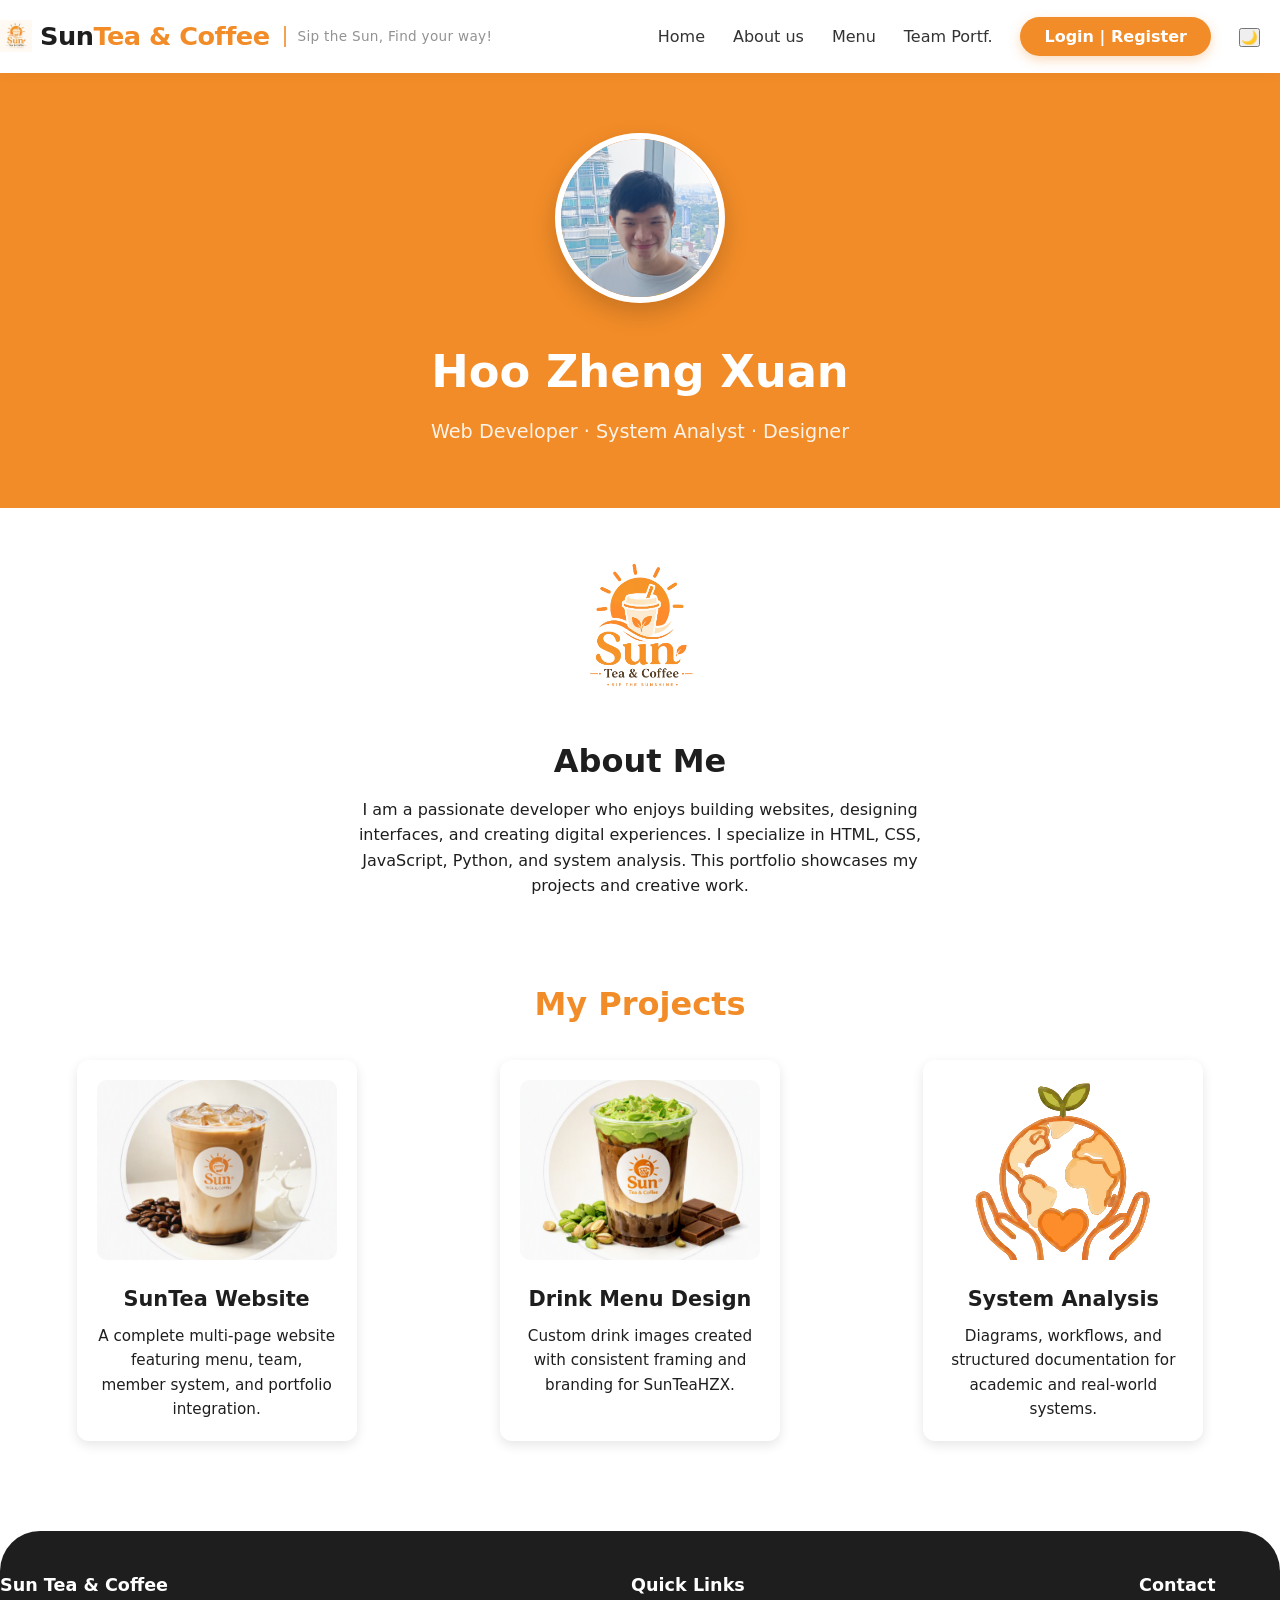
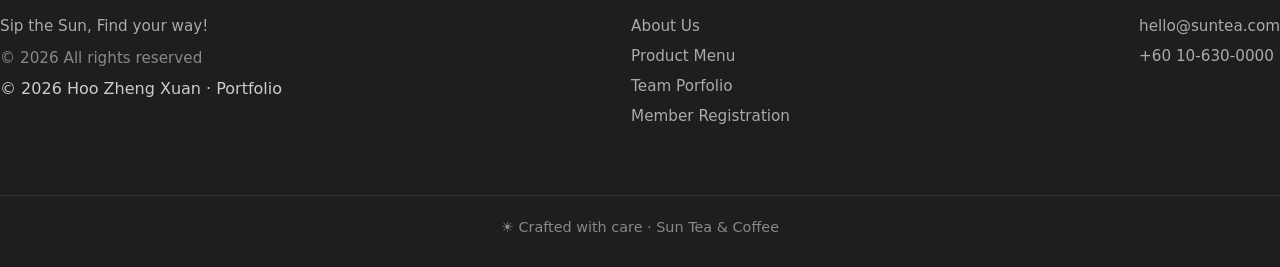
<file: portfolio/Hoo_Zheng_Xuan/hoo-zheng-xuan.html>
<!DOCTYPE html>
<html lang="en">
<head>
    <meta charset="UTF-8">
    <meta name="viewport" content="width=device-width, initial-scale=1.0">
    <title>Hoo Zheng Xuan · Portfolio</title>
    <link rel="stylesheet" href="hoo-zheng-xuan.css">
</head>

<body>
        <!-- ========== Navbar ========== -->
   <header class="navbar">
        <div class="container">
            <a href="../../html/home.html" class="logo">
                <img src="../../img/logo.png" alt="Logo" class="logo-icon">
                <span class="logo-text">Sun<span>Tea & Coffee</span></span>
                <span class="slogan-tag">Sip the Sun, Find your way!</span>
            </a>
            <button class="menu-toggle" id="menuToggle" aria-label="Menu">
                <i class="fas fa-bars"></i>
            </button>
            <ul class="nav-links" id="navLinks">
                <li><a href="../../html/home.html">Home</a></li>
                <li><a href="../../html/about.html">About us</a></li>
                <li><a href="../../html/menu.html">Menu</a></li>
                <li><a href="../../html/team.html">Team Portf.</a></li>
                <li><a href="../../html/member.html" class="nav-cta">Login | Register</a></li>
                <li><button id="themeToggle">🌙</button></li>
            </ul>
        </div>
    </header>

    <!-- ===== Header ===== -->
    <header class="header">
        <img src="../../img/hoo_zheng_xuan_portfolio.jpeg" alt="Hoo Zheng Xuan" class="avatar">
        <h1>Hoo Zheng Xuan</h1>
        <p>Web Developer · System Analyst · Designer</p>
    </header>

    <!-- ===== Profile Section ===== -->
    <section class="profile">
        <img src="../../img/logo_nobackground.png" alt="Profile Photo">
        <h2>About Me</h2>
        <p>
            I am a passionate developer who enjoys building websites, designing interfaces,
            and creating digital experiences. I specialize in HTML, CSS, JavaScript, Python,
            and system analysis. This portfolio showcases my projects and creative work.
        </p>
    </section>

    <!-- ===== Projects Section ===== -->
    <section class="project-section">
        <h2>My Projects</h2>

        <div class="project-grid">

            <div class="project-card">
                <img src="../../img/latte.png" alt="SunTea Website">
                <h3>SunTea Website</h3>
                <p>A complete multi‑page website featuring menu, team, member system, and portfolio integration.</p>
            </div>

            <div class="project-card">
                <img src="../../img/pistachiochoco.png" alt="Drink Menu Design">
                <h3>Drink Menu Design</h3>
                <p>Custom drink images created with consistent framing and branding for SunTeaHZX.</p>
            </div>

            <div class="project-card">
                <img src="../../img/community.svg" alt="System Analysis Work">
                <h3>System Analysis</h3>
                <p>Diagrams, workflows, and structured documentation for academic and real‑world systems.</p>
            </div>

        </div>
    </section>

    <!-- ========== Footer ========== -->
    <footer class="footer">
        <div class="container">
            <div class="footer-col">
                <h4>Sun Tea & Coffee</h4>
                <p>Sip the Sun, Find your way!</p>
                <p style="margin-top:8px; color:#888;">© 2026 All rights reserved</p>
                © 2026 Hoo Zheng Xuan · Portfolio
            </div>
            <div class="footer-col">
                <h4>Quick Links</h4>
                <a href="../../html/about.html">About Us</a>
                <a href="../../html/menu.html">Product Menu</a>
                <a href="../../html/team.html">Team Porfolio</a>
                <a href="../../html/member.html">Member Registration</a>
            </div>
            <div class="footer-col">
                <h4>Contact</h4>
                <p><i class="fas fa-envelope" style="color:var(--primary);"></i> hello@suntea.com</p>
                <p><i class="fas fa-phone" style="color:var(--primary);"></i> +60 10-630-0000</p>
                <div style="display:flex; gap:14px; margin-top:12px; font-size:1.4rem;">
                    <a href="https://www.instagram.com/sunteacoffee" style="color:#aaa;"><i class="fab fa-instagram"></i></a>
                    <a href="https://www.facebook.com/share/1DVkEmbE5W/?mibextid=wwXIfr" style="color:#aaa;"><i class="fab fa-facebook"></i></a>
                </div>
            </div>
            <div class="footer-bottom">
                <span>☀️ Crafted with care · Sun Tea & Coffee</span>
            </div>
        </div>
    </footer>
    <script src="../../js/main.js"></script>
</body>
</html>
</file>
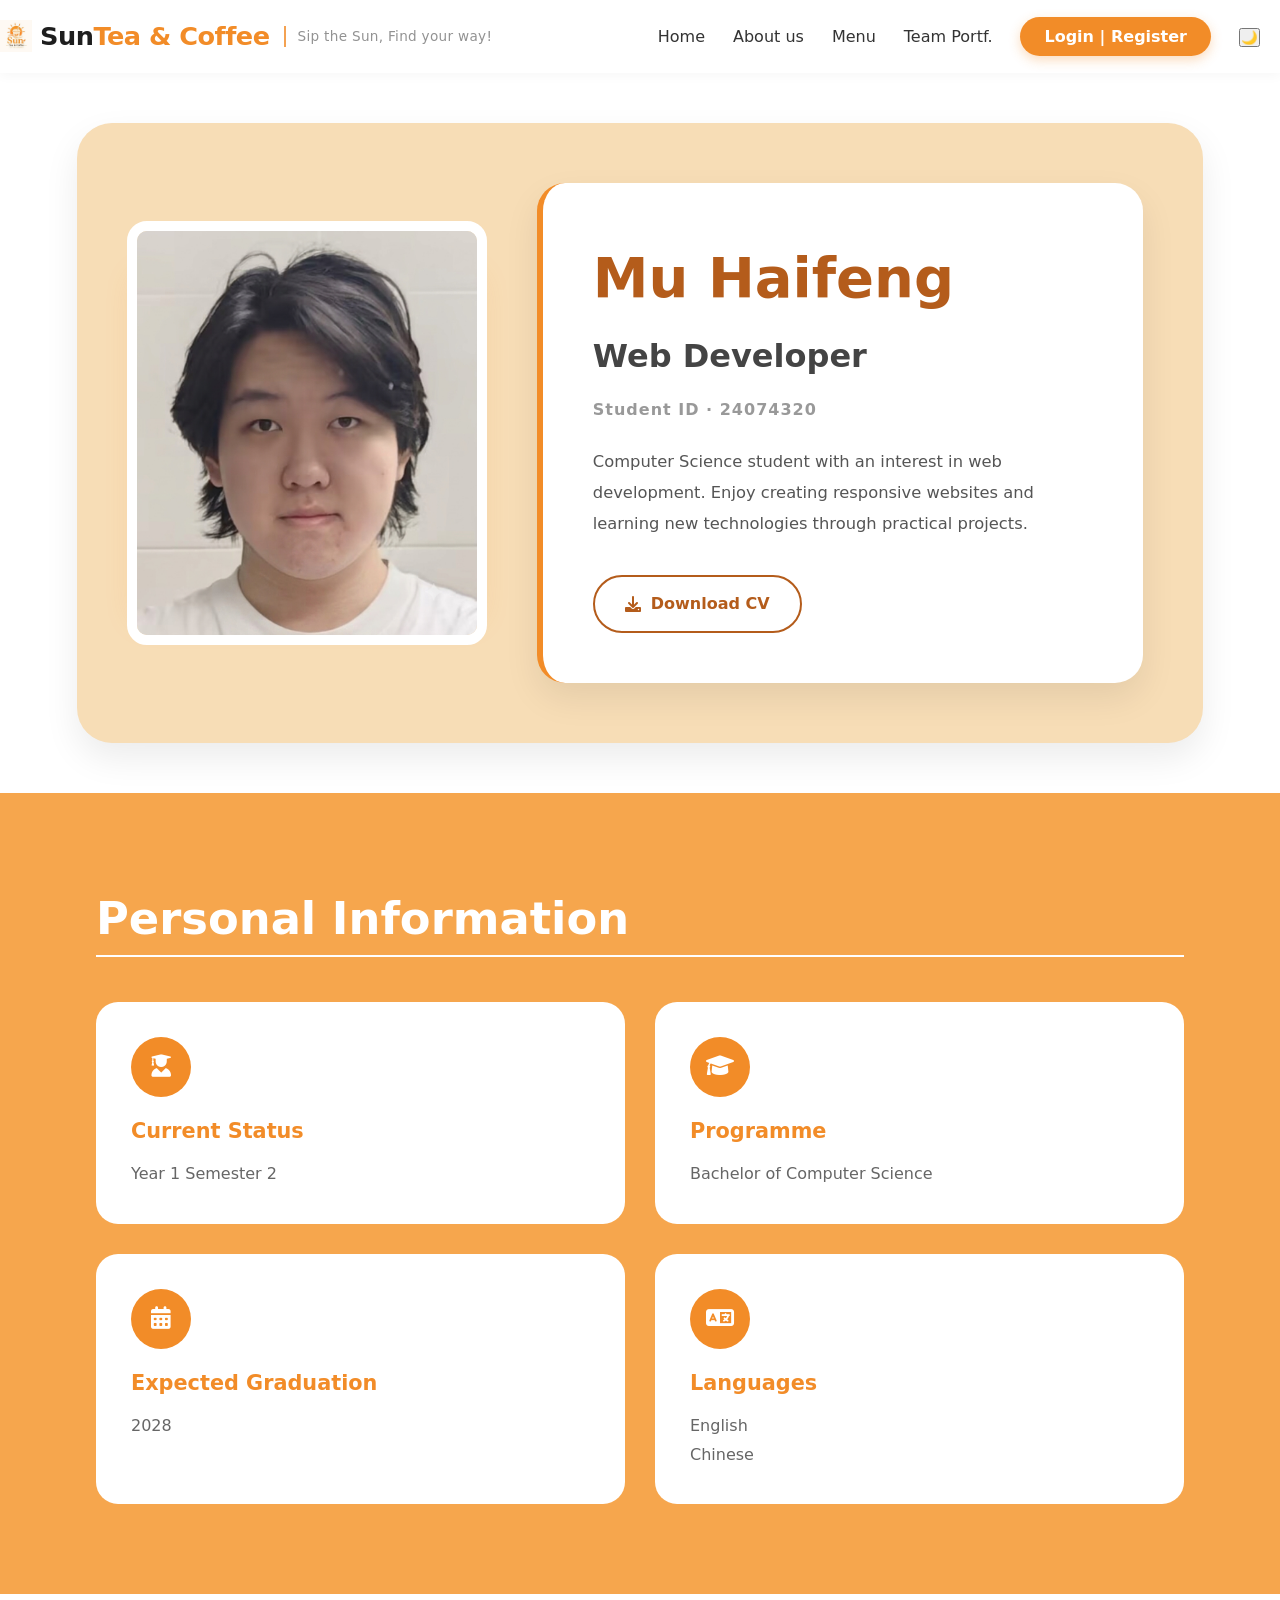
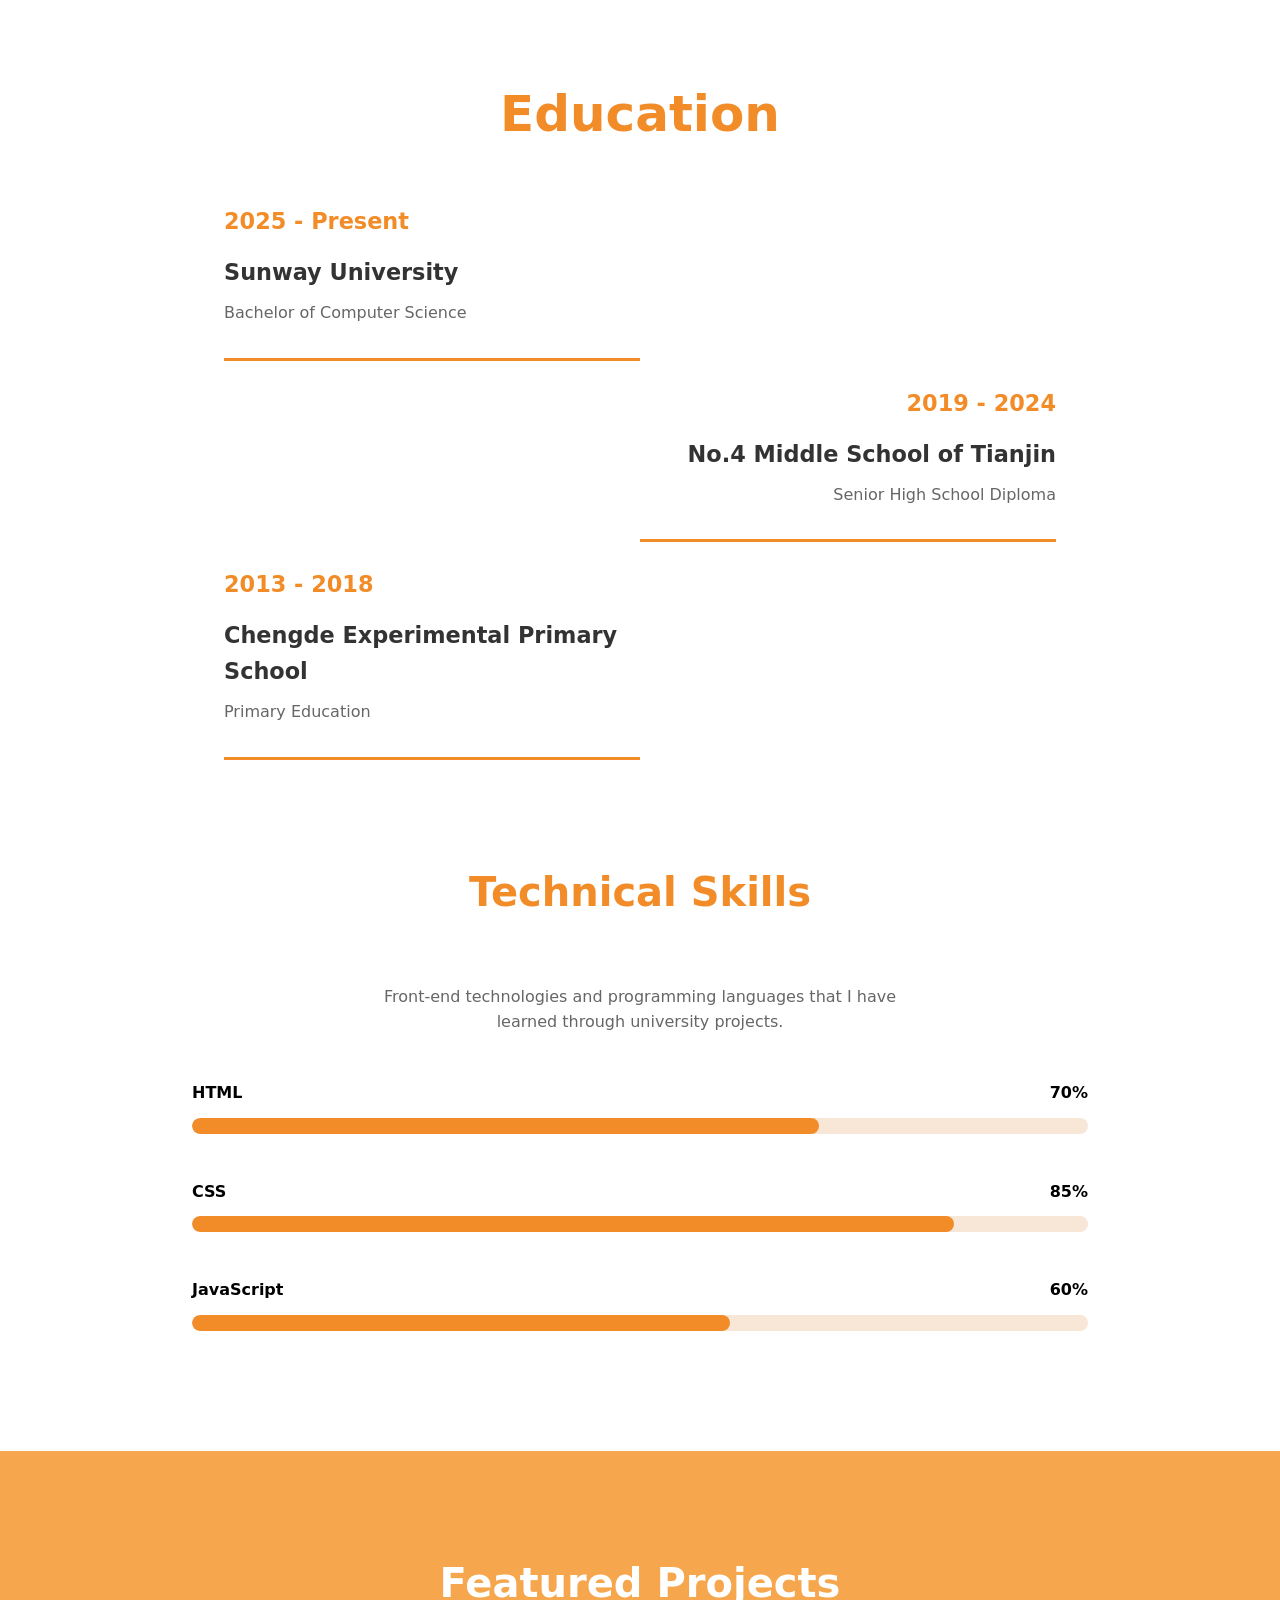
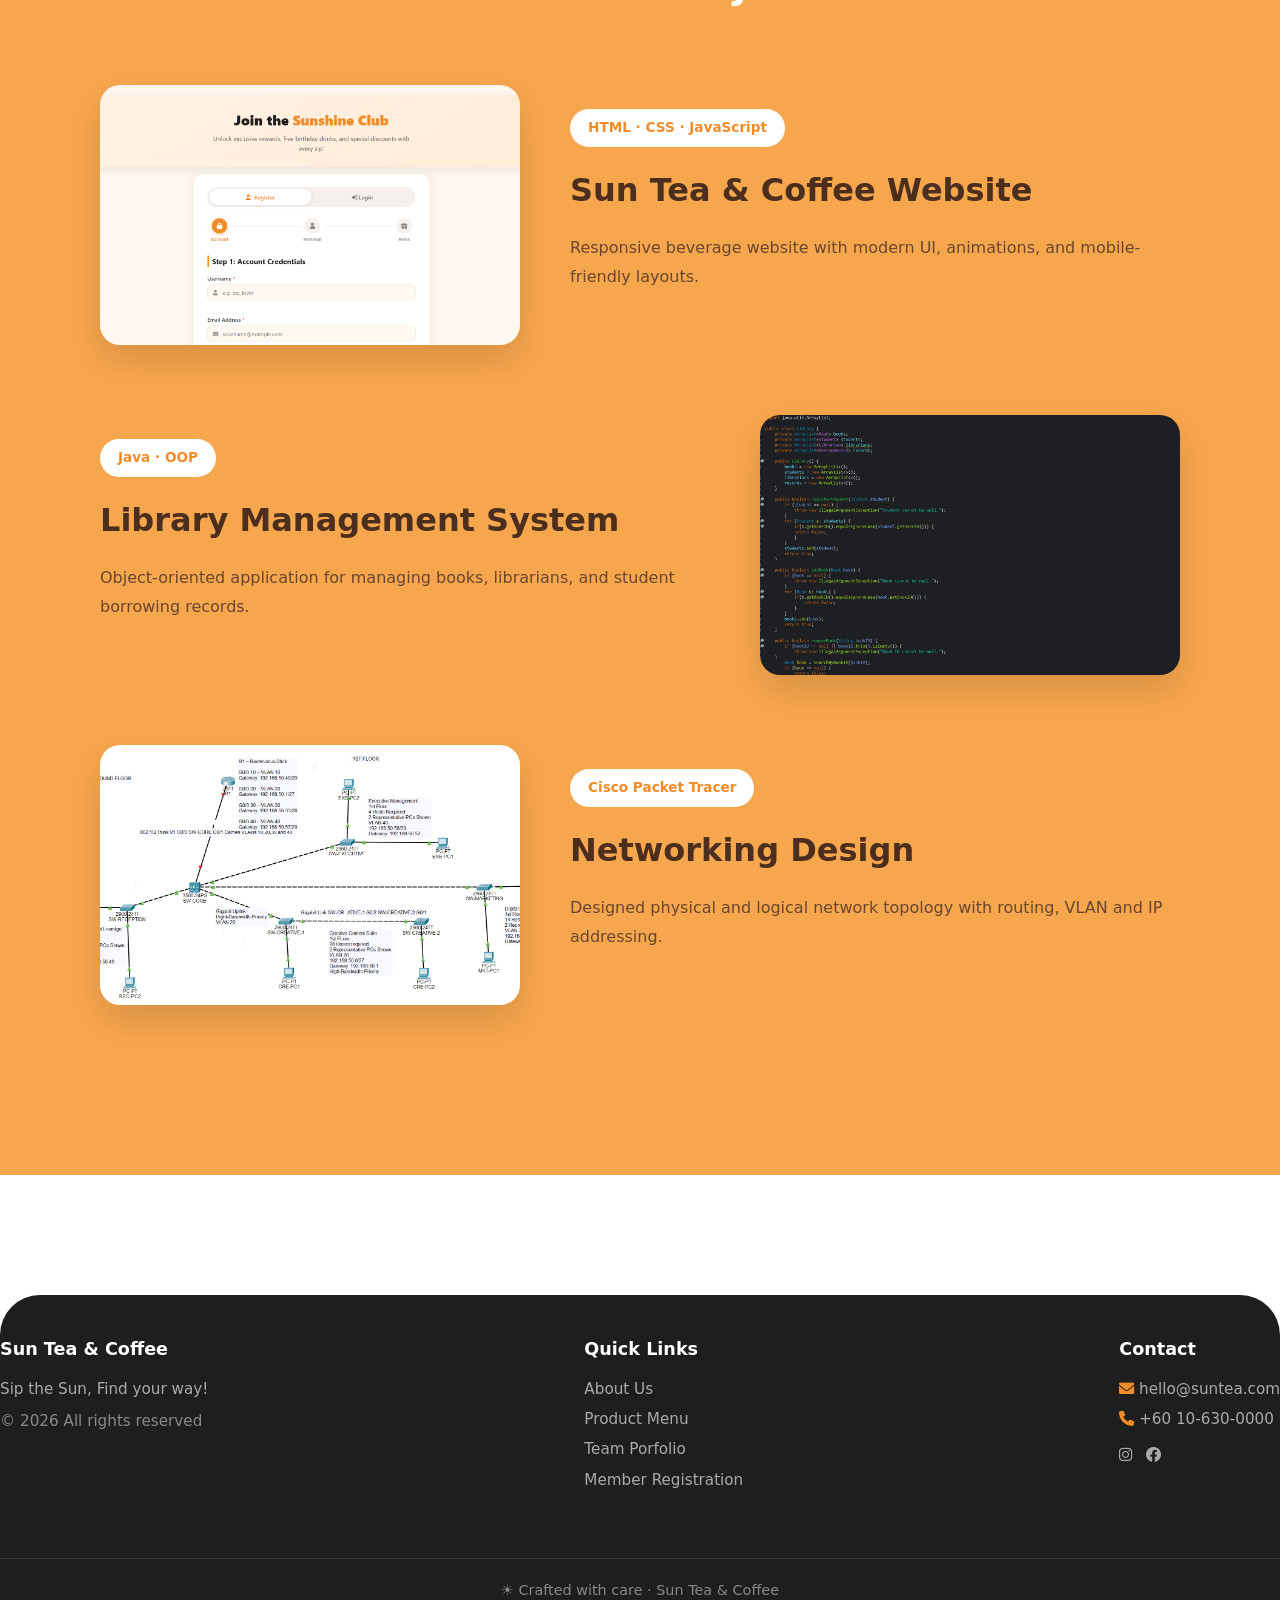
<file: portfolio/Mu_Hai_Feng/mu-hai-feng.html>
<!DOCTYPE html>
<html lang="en">
<head>
    <meta charset="UTF-8">
    <meta name="viewport" content="width=device-width, initial-scale=1.0">
    <title>Team · Mu Haifeng</title>
    <link rel="stylesheet" href="https://cdnjs.cloudflare.com/ajax/libs/font-awesome/6.0.0-beta3/css/all.min.css">
    <link rel="stylesheet" href="mu-hai-feng.css">
</head>
<!-- ========== Navbar ========== -->
   <header class="navbar">
        <div class="container">
            <a href="../../html/home.html" class="logo">
                <img src="../../img/logo.png" alt="Logo" class="logo-icon">
                <span class="logo-text">Sun<span>Tea & Coffee</span></span>
                <span class="slogan-tag">Sip the Sun, Find your way!</span>
            </a>
            <button class="menu-toggle" id="menuToggle" aria-label="Menu">
                <i class="fas fa-bars"></i>
            </button>
            <ul class="nav-links" id="navLinks">
                <li><a href="../../html/home.html">Home</a></li>
                <li><a href="../../html/about.html">About us</a></li>
                <li><a href="../../html/menu.html">Menu</a></li>
                <li><a href="../../html/team.html">Team Portf.</a></li>
                <li><a href="../../html/member.html" class="nav-cta">Login | Register</a></li>
                <li><button id="themeToggle">🌙</button></li>
            </ul>
        </div>
    </header>
<body>
 <main>
 <!-- ========== Hero ========== -->
<section class="hero">
    <div class="hero-image">
        <img src="../../img/Portfolio-Mu Haifeng.jpg" alt="Mu Haifeng">
    </div>
    <div class="hero-info">
        <h1>Mu Haifeng</h1>
        <h2>Web Developer</h2>
        <h3>Student ID · 24074320</h3>
        <p>
            Computer Science student with an interest in web development. Enjoy creating responsive websites
            and learning new technologies through practical projects.
        </p>
        <a href=" " class="button">
            <i class="fas fa-download"></i>
            Download CV
        </a >
    </div>
</section>

<!-- ========== Profile ========== -->
<section class="profile-section">
    <div class="profile-wrapper">
        <h2>Personal Information</h2>
        <div class="profile-card">
            <div class="profile-item">
                <i class="fas fa-user-graduate"></i>
                <h3>Current Status</h3>
                <p>Year 1 Semester 2</p >
            </div>
            <div class="profile-item">
                <i class="fas fa-graduation-cap"></i>
                <h3>Programme</h3>
                <p>Bachelor of Computer Science</p >
            </div>
            <div class="profile-item">
                <i class="fas fa-calendar-alt"></i>
                <h3>Expected Graduation</h3>
                <p>2028</p >
            </div>
            <div class="profile-item">
                <i class="fas fa-language"></i>
                <h3>Languages</h3>
                <p>English</p >
                <p>Chinese</p >
            </div>
        </div>
    </div>
</section>

 <!-- ========== Education ========== -->
<section class="education">

    <h2>Education</h2>
    <div class="edu left">
        <div class="edu-date">
            <h3>2025 - Present</h3>
        </div>
        <div class="edu-info">
            <h4>Sunway University</h4>
            <p>Bachelor of Computer Science</p >
        </div>
    </div>
    <div class="edu right">
        <div class="edu-date">
            <h3>2019 - 2024</h3>
        </div>
        <div class="edu-info">
            <h4>No.4 Middle School of Tianjin</h4>
            <p>Senior High School Diploma</p >
        </div>
    </div>
    <div class="edu left">
        <div class="edu-date">
            <h3>2013 - 2018</h3>
        </div>
        <div class="edu-info">
            <h4>Chengde Experimental Primary School</h4>
            <p>Primary Education</p >
        </div>
    </div>
</section>

 <!-- ========== skills ========== -->
 <section class="skills">
    <div class="skills-container">
        <h2>Technical Skills</h2>
        <p class="skills-desc">
            Front-end technologies and programming languages that I have learned through university projects.
        </p>
        <div class="skill">
            <div class="skill-info">
                <span>HTML</span>
                <span>70%</span>
            </div>
            <div class="skill-bar">
                <div class="skill-fill html"></div>
            </div>
        </div>
        <div class="skill">
            <div class="skill-info">
                <span>CSS</span>
                <span>85%</span>
            </div>
            <div class="skill-bar">
                <div class="skill-fill css"></div>
            </div>
        </div>
        <div class="skill">
            <div class="skill-info">
                <span>JavaScript</span>
                <span>60%</span>
            </div>
            <div class="skill-bar">
                <div class="skill-fill js"></div>
            </div>
        </div>
    </div>
</section>

 <!-- ========== Featured Project ========== -->
<section class="projects">

    <h2>Featured Projects</h2>

    <div class="project">

        <img src="../../img/portfolio-member.png" alt="Sun Tea Website">
        <div class="project-content">
            <span class="project-type">
                HTML · CSS · JavaScript
            </span>
            <h3>Sun Tea & Coffee Website</h3>
            <p>
                Responsive beverage website with modern UI, animations,
                and mobile-friendly layouts.
            </p>
        </div>
    </div>

    <div class="project reverse">
        <img src="../../img/portfolio-java.png" alt="Java Project">
        <div class="project-content">
            <span class="project-type">
                Java · OOP
            </span>
            <h3>Library Management System</h3>
            <p>
                Object-oriented application for managing books,
                librarians, and student borrowing records.
            </p>
        </div>
    </div>

    <div class="project">
        <img src="../../img/Portfolio-Networking.png" alt="Networking">
        <div class="project-content">
            <span class="project-type">
                Cisco Packet Tracer
            </span>
            <h3>Networking Design</h3>
            <p>
                Designed physical and logical network topology with
                routing, VLAN and IP addressing.
            </p>
        </div>
    </div>
</section>
 <!-- ========== Footer ========== -->
    <footer class="footer">
        <div class="container">
            <div class="footer-col">
                <h4>Sun Tea & Coffee</h4>
                <p>Sip the Sun, Find your way!</p>
                <p style="margin-top:8px; color:#888;">© 2026 All rights reserved</p>
            </div>
            <div class="footer-col">
                <h4>Quick Links</h4>
                <a href="../../html/about.html">About Us</a>
                <a href="../../html/menu.html">Product Menu</a>
                <a href="../../html/team.html">Team Porfolio</a>
                <a href="../../html/member.html">Member Registration</a>
            </div>
            <div class="footer-col">
                <h4>Contact</h4>
                <p><i class="fas fa-envelope" style="color:var(--primary);"></i> hello@suntea.com</p>
                <p><i class="fas fa-phone" style="color:var(--primary);"></i> +60 10-630-0000</p>
                <div style="display:flex; gap:14px; margin-top:12px; font-size:1.4rem;">
                    <a href="https://www.instagram.com/sunteacoffee" style="color:#aaa;"><i class="fab fa-instagram"></i></a>
                    <a href="https://www.facebook.com/share/1DVkEmbE5W/?mibextid=wwXIfr" style="color:#aaa;"><i class="fab fa-facebook"></i></a>
                </div>
            </div>
            <div class="footer-bottom">
                <span>☀️ Crafted with care · Sun Tea & Coffee</span>
            </div>
        </div>
    </footer>
    <script src="../../js/main.js"></script>
</body>
</file>
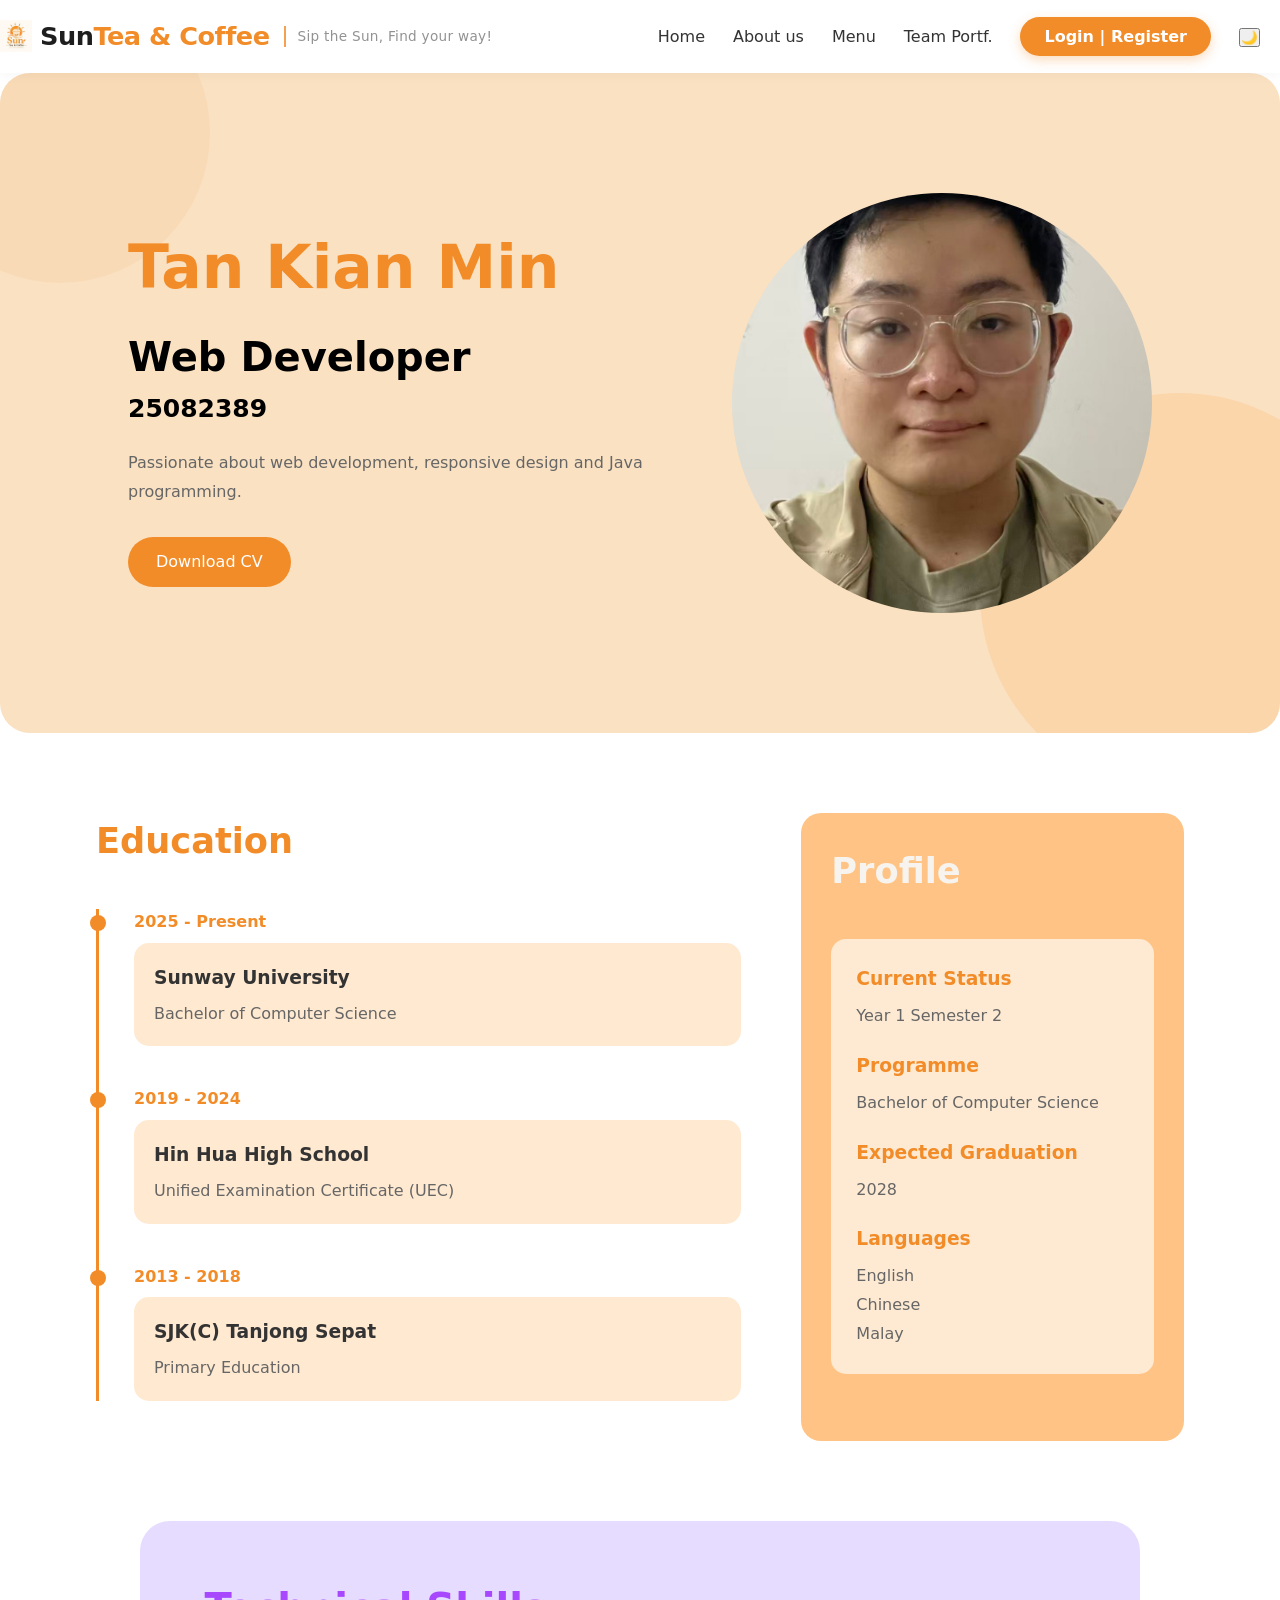
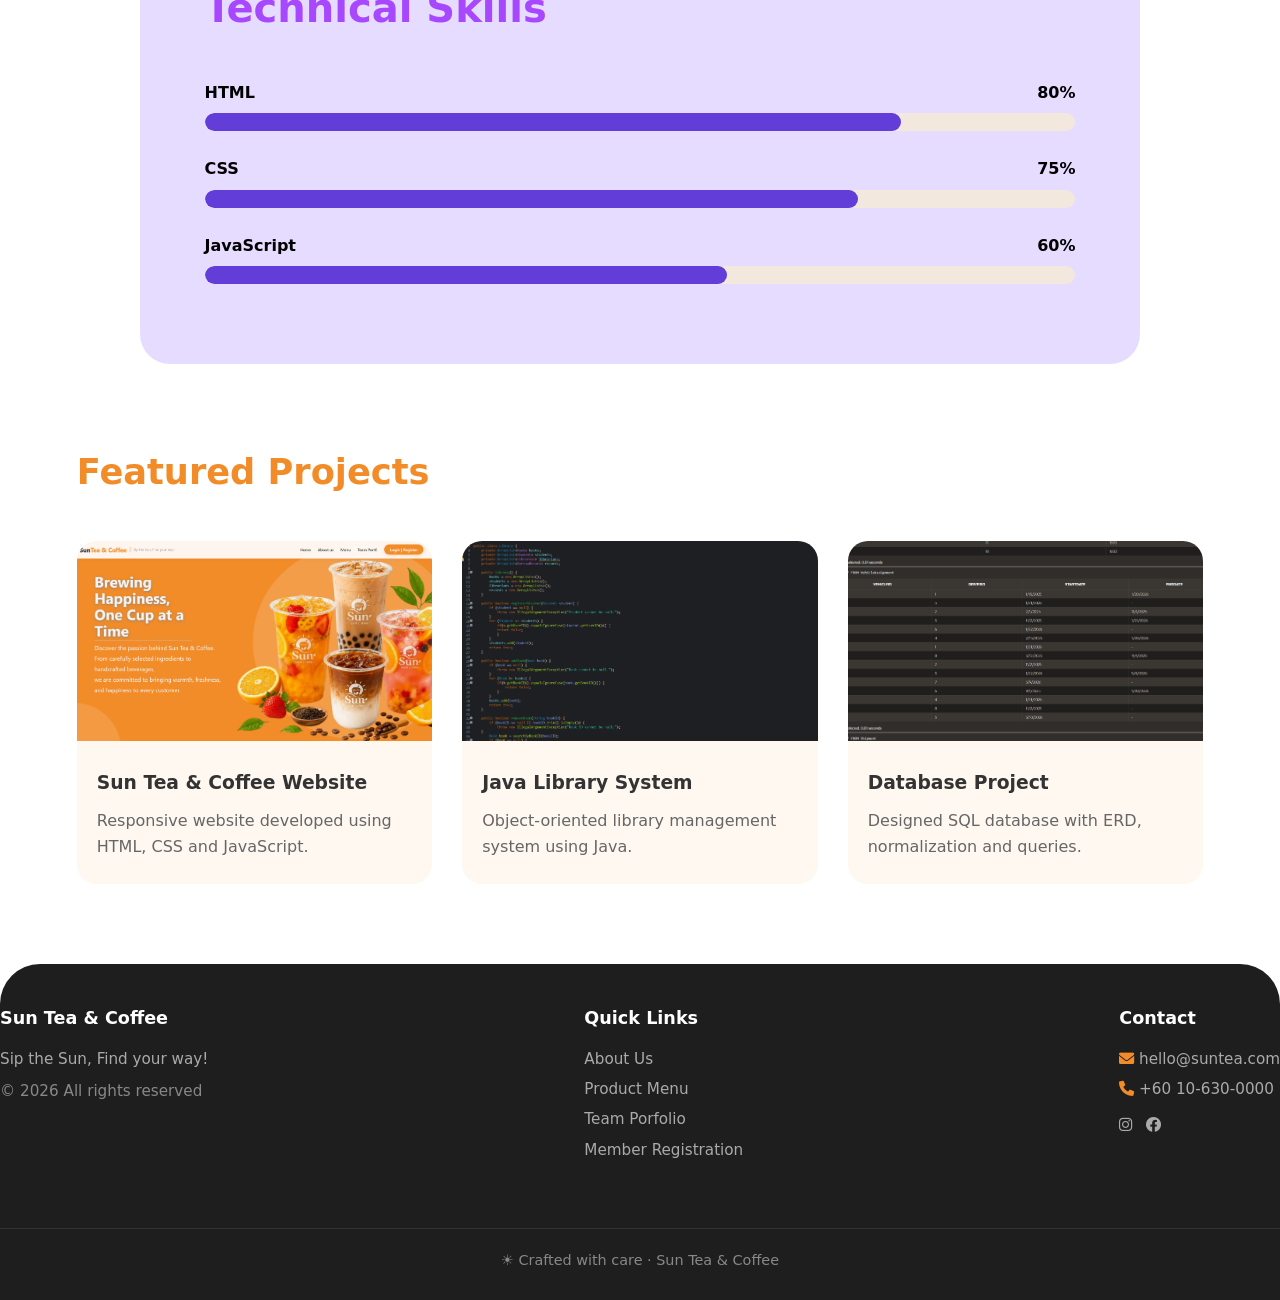
<file: portfolio/Tan_Kian_Min/tan-kian-min.html>
<!DOCTYPE html>
<html lang="en">
<head>
    <meta charset="UTF-8">
    <meta name="viewport" content="width=device-width, initial-scale=1.0">
    <title>Team · Tan Kian Min</title>
    <link rel="stylesheet" href="https://cdnjs.cloudflare.com/ajax/libs/font-awesome/6.0.0-beta3/css/all.min.css">
    <link rel="stylesheet" href="tan-kian-min.css">
</head>
<body>
    <!-- ========== Navbar ========== -->
   <header class="navbar">
        <div class="container">
            <a href="../../html/home.html" class="logo">
                <img src="../../img/logo.png" alt="Logo" class="logo-icon">
                <span class="logo-text">Sun<span>Tea & Coffee</span></span>
                <span class="slogan-tag">Sip the Sun, Find your way!</span>
            </a>
            <button class="menu-toggle" id="menuToggle" aria-label="Menu">
                <i class="fas fa-bars"></i>
            </button>
            <ul class="nav-links" id="navLinks">
                <li><a href="../../html/home.html">Home</a></li>
                <li><a href="../../html/about.html">About us</a></li>
                <li><a href="../../html/menu.html">Menu</a></li>
                <li><a href="../../html/team.html">Team Portf.</a></li>
                <li><a href="../../html/member.html" class="nav-cta">Login | Register</a></li>
                <li><button id="themeToggle">🌙</button></li>
            </ul>
        </div>
    </header>

    <main>
    <!-- ========== Hero ========== -->
        <section class="hero">
            <div class="circle1"></div>
            <div class="circle2"></div>
            <div class="hero-text">
                <h1>Tan Kian Min</h1>
                <h2>Web Developer</h2>
                <h3>25082389</h3>
                <p>
                    Passionate about web development,
                    responsive design and Java programming.
                </p>
                <a href="#" class="cv">Download CV</a>
            </div>
            <div class="hero-image">
                <img src="../../img/kianmin-portfolio.jpg" alt="Tan Kian Min">
            </div>
        </section>

<!-- ========== education ========== -->
<section class="education">
    <div class="education-left">
        <h2>Education</h2>
        <div class="timeline">
            <div class="timeline-item">
                <div class="tdate">2025 - Present</div>
                <div class="tcontent">
                    <h3>Sunway University</h3>
                    <p>Bachelor of Computer Science</p >
                </div>
            </div>
            <div class="timeline-item">
                <div class="tdate">2019 - 2024</div>
                <div class="tcontent">
                    <h3>Hin Hua High School</h3>
                    <p>Unified Examination Certificate (UEC)</p >
                </div>
            </div>
            <div class="timeline-item">
                <div class="tdate">2013 - 2018</div>
                <div class="tcontent">
                    <h3>SJK(C) Tanjong Sepat</h3>
                    <p>Primary Education</p >
                </div>
            </div>
        </div>
    </div>

    <div class="education-right">
        <h2>Profile</h2>
        <div class="profile">
            <h3>Current Status</h3>
            <p>Year 1 Semester 2</p>

                <h3>Programme</h3>
                <p>Bachelor of Computer Science</p>

                <h3>Expected Graduation</h3>
                <p>2028</p>

                <h3>Languages</h3>
                <p>English</p>
                <p>Chinese</p>
                <p>Malay</p>
        </div>
    </div>
</section>


<!-- ========== skills ========== -->
<section class="skills">
    <div class="skills-container">
    <h2>Technical Skills</h2>
        <div class="skill">
            <div class="skill-info">
                <span>HTML</span>
                <span>80%</span>
            </div>
            <div class="skill-bar">
                <div class="skill-fill html"></div>
            </div>
        </div>
        <div class="skill">
            <div class="skill-info">
                <span>CSS</span>
                <span>75%</span>
            </div>
            <div class="skill-bar">
                <div class="skill-fill css"></div>
            </div>
        </div>
        <div class="skill">
            <div class="skill-info">
                <span>JavaScript</span>
                <span>60%</span>
            </div>
            <div class="skill-bar">
                <div class="skill-fill js"></div>
            </div>
        </div>
    </div>
</section>

<!-- ========== Featured Project ========== -->
<section class="projects">
    <h2>Featured Projects</h2>
    <div class="project-container">
        <div class="project-card">
            <img src="../../img/portfolio-aboutus.png" alt="Project 1">
            <h3>Sun Tea & Coffee Website</h3>
            <p>Responsive website developed using HTML, CSS and JavaScript.</p >
        </div>
        <div class="project-card">
            <img src="../../img/portfolio-java.png" alt="Project 2">
            <h3>Java Library System</h3>
            <p>Object-oriented library management system using Java.</p >
        </div>
        <div class="project-card">
            <img src="../../img/portfolio-sql.png" alt="Project 3">
            <h3>Database Project</h3>
            <p>Designed SQL database with ERD, normalization and queries.</p >
        </div>
    </div>
</section>
    </main>

    <!-- ========== Footer ========== -->
    <footer class="footer">
        <div class="container">
            <div class="footer-col">
                <h4>Sun Tea & Coffee</h4>
                <p>Sip the Sun, Find your way!</p>
                <p style="margin-top:8px; color:#888;">© 2026 All rights reserved</p>
            </div>
            <div class="footer-col">
                <h4>Quick Links</h4>
                <a href="../../html/about.html">About Us</a>
                <a href="../../html/menu.html">Product Menu</a>
                <a href="../../html/team.html">Team Porfolio</a>
                <a href="../../html/member.html">Member Registration</a>
            </div>
            <div class="footer-col">
                <h4>Contact</h4>
                <p><i class="fas fa-envelope" style="color:var(--primary);"></i> hello@suntea.com</p>
                <p><i class="fas fa-phone" style="color:var(--primary);"></i> +60 10-630-0000</p>
                <div style="display:flex; gap:14px; margin-top:12px; font-size:1.4rem;">
                    <a href="https://www.instagram.com/sunteacoffee" style="color:#aaa;"><i class="fab fa-instagram"></i></a>
                    <a href="https://www.facebook.com/share/1DVkEmbE5W/?mibextid=wwXIfr" style="color:#aaa;"><i class="fab fa-facebook"></i></a>
                </div>
            </div>
            <div class="footer-bottom">
                <span>☀️ Crafted with care · Sun Tea & Coffee</span>
            </div>
        </div>
    </footer>
    <script src="../../js/main.js"></script>
</body>
</file>
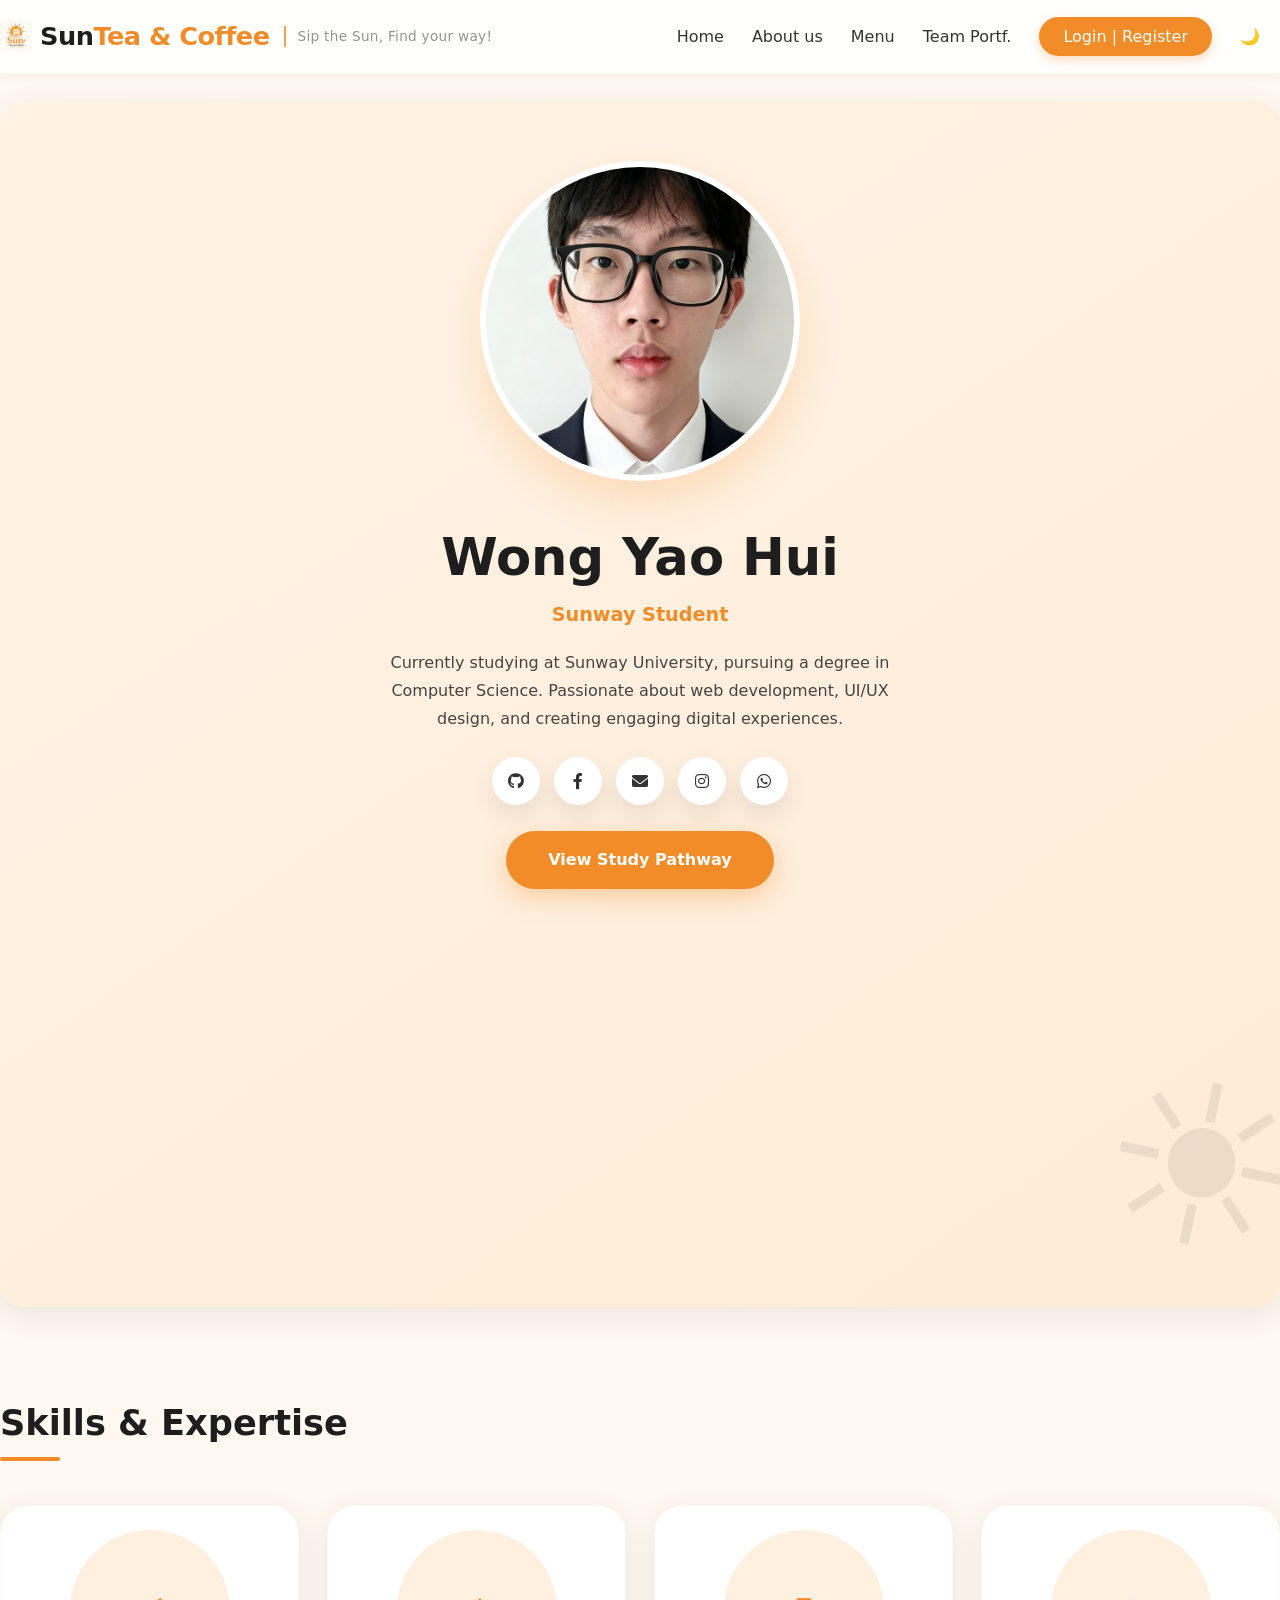
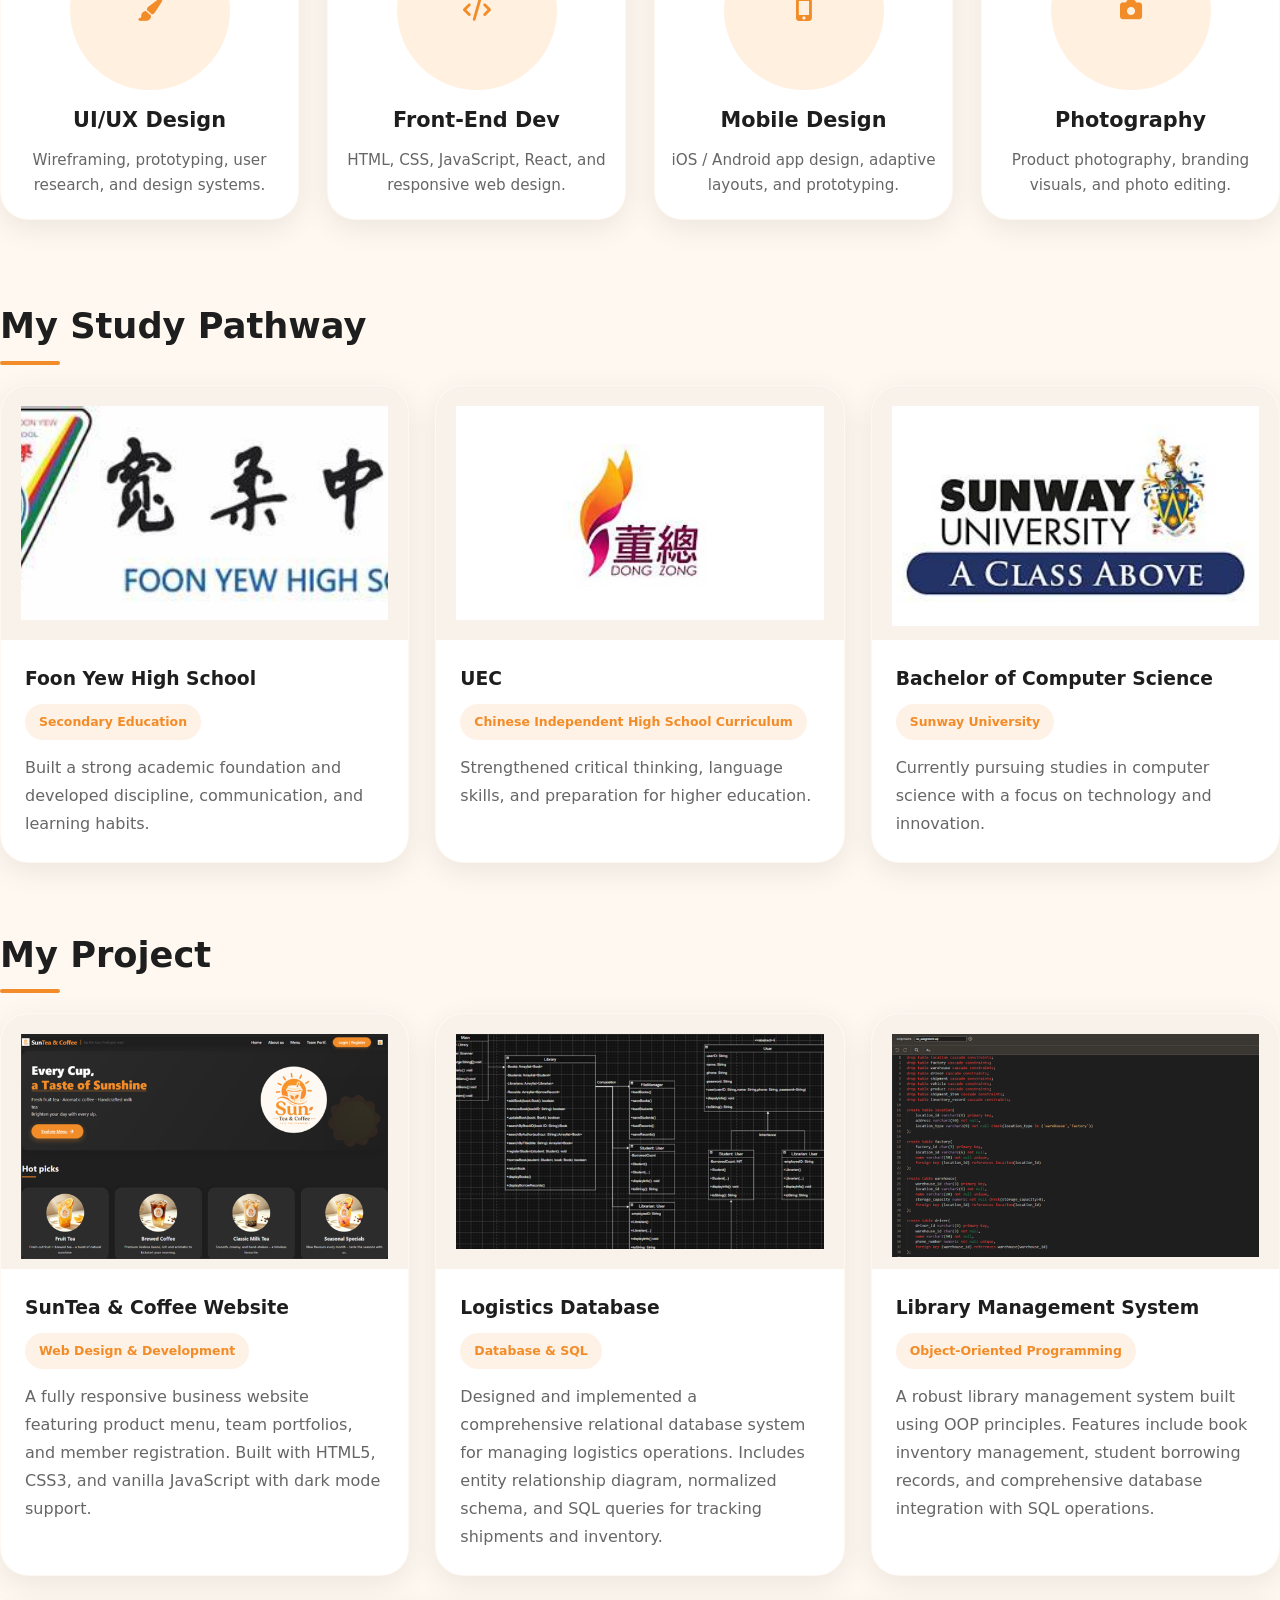
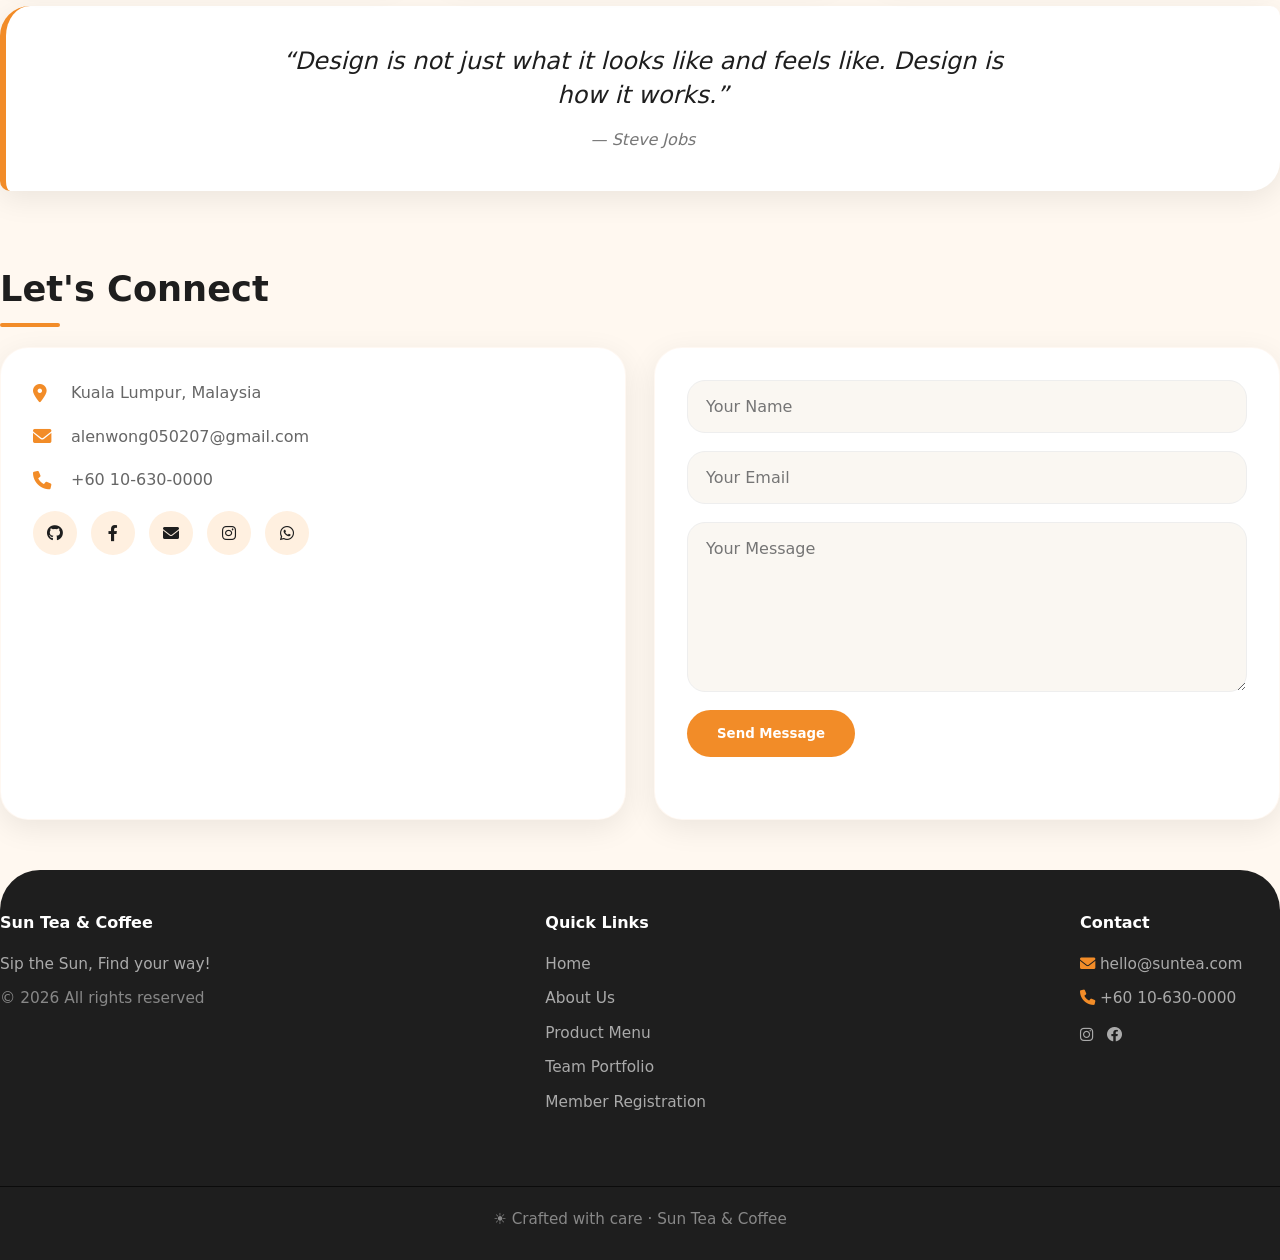
<file: portfolio/Wong_Yao_Hui/wong-yao-hui.html>
<!DOCTYPE html>
<html lang="en">
<head>
    <meta charset="UTF-8">
    <meta name="viewport" content="width=device-width, initial-scale=1.0">
    <title>Sun Tea & Coffee · Portfolio</title>
    <link rel="stylesheet" href="https://cdnjs.cloudflare.com/ajax/libs/font-awesome/6.0.0-beta3/css/all.min.css">
    <link rel="stylesheet" href="wong-yao-hui.css">
</head>
<body>

    <header class="navbar">
        <div class="container">
            <a href="../../html/home.html" class="logo">
                <img src="../../img/logo.png" alt="Logo" class="logo-icon">
                <span class="logo-text">Sun<span>Tea & Coffee</span></span>
                <span class="slogan-tag">Sip the Sun, Find your way!</span>
            </a>

            <button class="menu-toggle" id="menuToggle" aria-label="Menu">
                <i class="fas fa-bars"></i>
            </button>

            <ul class="nav-links" id="navLinks">
                <li><a href="../../html/home.html">Home</a></li>
                <li><a href="../../html/about.html">About us</a></li>
                <li><a href="../../html/menu.html">Menu</a></li>
                <li><a href="../../html/team.html">Team Portf.</a></li>
                <li><a href="../../html/member.html" class="nav-cta">Login | Register</a></li>
                <li><button id="themeToggle">🌙</button></li>
            </ul>
        </div>
    </header>

    
    <main class="container">

        <!-- ===== Hero / Profile Section ===== -->
        <section class="profile-hero">
            <div class="profile-avatar">
                <img src="../../img/YaoHuiprofilepic.jpg" alt="Wong Yao Hui">
                <div class="avatar-fallback">JD</div>
            </div>
            <div class="profile-info">
                <h1>Wong Yao Hui</h1>
                <p class="role">Sunway Student</p>
                <p class="bio">
                    Currently studying at Sunway University, pursuing a degree in Computer Science. Passionate about web development, UI/UX design, and creating engaging digital experiences.
                </p>
                <div class="profile-social">
                    <a href="https://github.com/alenwong050207-blip" target="_blank" rel="noreferrer"><i class="fab fa-github"></i></a>
                    <a href="https://www.facebook.com/share/1CxK66ThEW/?mibextid=wwXIfr" target="_blank" rel="noreferrer"><i class="fab fa-facebook-f"></i></a>
                    <a href="https://mail.google.com/mail/?view=cm&fs=1&to=alenwong050207@gmail.com" target="_blank" rel="noreferrer"><i class="fas fa-envelope"></i></a>
                    <a href="https://www.instagram.com/y_h_w_5_2_7" target="_blank" rel="noreferrer"><i class="fab fa-instagram"></i></a>
                    <a href="https://wa.me/60106300000" target="_blank" rel="noreferrer"><i class="fab fa-whatsapp"></i></a>
                </div>
                <div class="profile-cta">
                    <a href="#study-pathway" class="btn-secondary">View Study Pathway</a>
                </div>
            </div>
        </section>

       
        <section>
            <h2 class="section-title">Skills &amp; Expertise</h2>
            <div class="card-grid">
                <div class="card">
                    <div class="card-icon"><i class="fas fa-paint-brush"></i></div>
                    <h3>UI/UX Design</h3>
                    <p>Wireframing, prototyping, user research, and design systems.</p>
                </div>
                <div class="card">
                    <div class="card-icon"><i class="fas fa-code"></i></div>
                    <h3>Front-End Dev</h3>
                    <p>HTML, CSS, JavaScript, React, and responsive web design.</p>
                </div>
                <div class="card">
                    <div class="card-icon"><i class="fas fa-mobile-alt"></i></div>
                    <h3>Mobile Design</h3>
                    <p>iOS / Android app design, adaptive layouts, and prototyping.</p>
                </div>
                <div class="card">
                    <div class="card-icon"><i class="fas fa-camera"></i></div>
                    <h3>Photography</h3>
                    <p>Product photography, branding visuals, and photo editing.</p>
                </div>
            </div>
        </section>

        <!-- ===== Study Pathway ===== -->
        <section class="projects-section" id="study-pathway">
            <h2 class="section-title">My Study Pathway</h2>
            <div class="projects-grid">
                <div class="project-card">
                    <div class="project-image">
                        <img src="../../img/foonyew-logo.png" alt="Foon Yew High School logo">
                    </div>
                    <div class="project-info">
                        <h3>Foon Yew High School</h3>
                        <p class="project-tag">Secondary Education</p>
                        <p>Built a strong academic foundation and developed discipline, communication, and learning habits.</p>
                    </div>
                </div>

                <div class="project-card">
                    <div class="project-image">
                        <img src="../../img/uec-logo.png" alt="UEC logo">
                    </div>
                    <div class="project-info">
                        <h3>UEC</h3>
                        <p class="project-tag">Chinese Independent High School Curriculum</p>
                        <p>Strengthened critical thinking, language skills, and preparation for higher education.</p>
                    </div>
                </div>

                <div class="project-card">
                    <div class="project-image">
                        <img src="../../img/sunway-logo.png" alt="Sunway University logo">
                    </div>
                    <div class="project-info">
                        <h3>Bachelor of Computer Science</h3>
                        <p class="project-tag">Sunway University</p>
                        <p>Currently pursuing studies in computer science with a focus on technology and innovation.</p>
                    </div>
                </div>
            </div>
        </section>

        <section class="projects-section" id="my-projects">
            <h2 class="section-title">My Project</h2>
            <div class="projects-grid">
                <article class="project-card">
                    <div class="project-image">
                        <img src="../../img/suntea-website.png" alt="SunTea & Coffee Website">
                    </div>
                    <div class="project-info">
                        <h3>SunTea & Coffee Website</h3>
                        <p class="project-tag">Web Design & Development</p>
                        <p>A fully responsive business website featuring product menu, team portfolios, and member registration. Built with HTML5, CSS3, and vanilla JavaScript with dark mode support.</p>
                    </div>
                </article>

                <article class="project-card">
                    <div class="project-image">
                        <img src="../../img/logistics-database.png" alt="Logistics Database Schema">
                    </div>
                    <div class="project-info">
                        <h3>Logistics Database</h3>
                        <p class="project-tag">Database & SQL</p>
                        <p>Designed and implemented a comprehensive relational database system for managing logistics operations. Includes entity relationship diagram, normalized schema, and SQL queries for tracking shipments and inventory.</p>
                    </div>
                </article>

                <article class="project-card">
                    <div class="project-image">
                        <img src="../../img/library-system.png" alt="Library Management System">
                    </div>
                    <div class="project-info">
                        <h3>Library Management System</h3>
                        <p class="project-tag">Object-Oriented Programming</p>
                        <p>A robust library management system built using OOP principles. Features include book inventory management, student borrowing records, and comprehensive database integration with SQL operations.</p>

                    </div>
                </article>
            </div>
        </section>

        <div class="quote-banner">
            <blockquote>
                “Design is not just what it looks like and feels like. Design is how it works.”
            </blockquote>
            <cite>— Steve Jobs</cite>
        </div>

        <!-- ===== Contact / Let's Connect ===== -->
        <section>
            <h2 class="section-title">Let's Connect</h2>
            <div class="contact-wrapper">
                <div class="contact-info">
                    <p><i class="fas fa-map-marker-alt"></i> Kuala Lumpur, Malaysia</p>
                    <p><i class="fas fa-envelope"></i> alenwong050207@gmail.com</p>
                    <p><i class="fas fa-phone"></i> +60 10-630-0000</p>
                    <div class="contact-social">
                        <a href="https://github.com/alenwong050207-blip" target="_blank" rel="noreferrer"><i class="fab fa-github"></i></a>
                        <a href="https://www.facebook.com/share/1CxK66ThEW/?mibextid=wwXIfr" target="_blank" rel="noreferrer"><i class="fab fa-facebook-f"></i></a>
                        <a href="https://mail.google.com/mail/?view=cm&fs=1&to=alenwong050207@gmail.com" target="_blank" rel="noreferrer"><i class="fas fa-envelope"></i></a>
                        <a href="https://www.instagram.com/y_h_w_5_2_7" target="_blank" rel="noreferrer"><i class="fab fa-instagram"></i></a>
                        <a href="https://wa.me/60106300000" target="_blank" rel="noreferrer"><i class="fab fa-whatsapp"></i></a>
                    </div>
                </div>
                <form class="contact-form" id="contactForm">
                    <input type="text" id="name" name="name" placeholder="Your Name" required>
                    <input type="email" id="email" name="email" placeholder="Your Email" required>
                    <textarea rows="4" id="message" name="message" placeholder="Your Message" required></textarea>
                    <button type="submit" class="submit-btn">Send Message</button>
                    <p id="formStatus" aria-live="polite" style="margin-top: 12px; color: #2e8b57; font-weight: 600;"></p>
                </form>
            </div>
        </section>

    </main>

   
    <footer class="footer">
        <div class="container">
            <div class="footer-col">
                <h4>Sun Tea & Coffee</h4>
                <p>Sip the Sun, Find your way!</p>
                <p style="margin-top:8px; color:#888;">© 2026 All rights reserved</p>
            </div>
            <div class="footer-col">
                <h4>Quick Links</h4>
                <a href="../../html/home.html">Home</a>
                <a href="../../html/about.html">About Us</a>
                <a href="../../html/menu.html">Product Menu</a>
                <a href="../../html/team.html">Team Portfolio</a>
                <a href="../../html/member.html">Member Registration</a>
            </div>
            <div class="footer-col">
                <h4>Contact</h4>
                <p><i class="fas fa-envelope" style="color:var(--primary);"></i> hello@suntea.com</p>
                <p><i class="fas fa-phone" style="color:var(--primary);"></i> +60 10-630-0000</p>
                <div style="display:flex; gap:14px; margin-top:12px; font-size:1.4rem;">
                    <a href="https://www.instagram.com/sunteacoffee" style="color:#aaa;"><i class="fab fa-instagram"></i></a>
                    <a href="https://www.facebook.com/share/1DVkEmbE5W/?mibextid=wwXIfr" style="color:#aaa;"><i class="fab fa-facebook"></i></a>
                </div>
            </div>
            <div class="footer-bottom">
                <span>☀️ Crafted with care · Sun Tea & Coffee</span>
            </div>
        </div>
    </footer>

    <!-- ========== JavaScript ========== -->
    <script src="../../js/main.js"></script>
    <script>
        const contactForm = document.getElementById('contactForm');
        const formStatus = document.getElementById('formStatus');

        if (contactForm && formStatus) {
            contactForm.addEventListener('submit', function (event) {
                event.preventDefault();

                const name = document.getElementById('name').value.trim();
                const email = document.getElementById('email').value.trim();
                const message = document.getElementById('message').value.trim();

                if (!name || !email || !message) {
                    formStatus.textContent = 'Please fill in your name, email, and message.';
                    formStatus.style.color = '#d9534f';
                    return;
                }

                formStatus.textContent = 'Message sent successfully! Thank you for reaching out.';
                formStatus.style.color = '#2e8b57';
                contactForm.reset();
            });
        }
    </script>
</body>
</html>
</file>
<file: portfolio/Hoo_Zheng_Xuan/hoo-zheng-xuan.css>
*{
    margin:0;
    padding:0;
    box-sizing:border-box;
    font-family: 'Segoe UI', Roboto, system-ui, -apple-system, sans-serif;
}
body{
    margin:0;
    overflow-x:hidden;
    line-height:1.6;
}

.container {
    width: 100%;
    max-width: 1800px;
    margin: 0 auto;
}

:root {
    --primary: #F28C28;
    --primary-light: #f8a85a;
    --primary-dark: #d97a1e;
    --secondary: #FFF8F0;
    --white: #ffffff;
    --gray-light: #f5f0eb;
    --text-dark: #1e1e1e;
    --shadow: 0 8px 30px rgba(0, 0, 0, 0.08);
    --radius: 24px;
}

/* --- Navbar --- */
.navbar {
    background-color: var(--white);
    box-shadow: 0 2px 12px rgba(0, 0, 0, 0.04);
    padding: 16px 0;
    position: sticky;
    top: 0;
    z-index: 100;
    backdrop-filter: blur(6px);
    background-color: rgba(255, 255, 255, 0.92);
}
.navbar .container {
    display: flex;
    justify-content: space-between;
    align-items: center;
    flex-wrap: wrap;
}
.logo {
    display: flex;
    align-items: center;
    gap: 8px;
    text-decoration: none;
}
.logo-icon {
    height: 2rem;
    width: auto;
    object-fit: contain;
}
.logo-text {
    font-size: 1.6rem;
    font-weight: 700;
    color: var(--text-dark);
    letter-spacing: -0.5px;
}
.logo-text span {
    color: var(--primary);
}
.slogan-tag {
    font-size: 0.85rem;
    color: #777;
    font-weight: 400;
    margin-left: 6px;
    letter-spacing: 0.3px;
    border-left: 2px solid var(--primary);
    padding-left: 12px;
    opacity: 0.8;
}
.nav-links {
    display: flex;
    align-items: center;
    gap: 28px;
    list-style: none;
    font-weight: 500;
}
.nav-links a {
    text-decoration: none;
    color: #333;
    font-size: 1rem;
    transition: color 0.2s;
    position: relative;
}
.nav-links a::after {
    content: '';
    position: absolute;
    bottom: -6px;
    left: 0;
    width: 0;
    height: 2.5px;
    background: var(--primary);
    border-radius: 4px;
    transition: width 0.25s;
}
.nav-links a:hover {
    color: var(--primary);
}
.nav-links a:hover::after {
    width: 100%;
}
.nav-cta {
    background: var(--primary);
    color: white !important;
    padding: 10px 24px;
    border-radius: 40px;
    font-weight: 600;
    transition: background 0.25s, transform 0.1s;
    box-shadow: 0 4px 12px rgba(242, 140, 40, 0.3);
}
.nav-cta::after {
    display: none !important;
}
.nav-cta:hover {
    background: var(--primary-dark) !important;
    transform: scale(1.02);
    color: white !important;
}
.menu-toggle {
    display: none;
    font-size: 1.8rem;
    background: none;
    border: none;
    color: var(--text-dark);
    cursor: pointer;
    padding: 4px 8px;
}

#themeToggle{
    margin-right: 20px;
    cursor: pointer;
}


/* ===== Reset ===== */
body {
    margin: 0;
    font-family: Arial, Helvetica, sans-serif;
    background: var(--bg);
    color: var(--text-dark);
}

/* ===== Header ===== */
.header {
    text-align: center;
    padding: 60px 20px;
    background: var(--primary);
    color: white;
}

.avatar{
    width:170px;
    height:170px;
    object-fit:cover;
    border-radius:50%;
    border:6px solid white;
    margin-bottom:25px;
    box-shadow:0 10px 25px rgba(0,0,0,.18);
}

.header h1 {
    font-size: 2.8rem;
    margin-bottom: 10px;
}

.header p {
    font-size: 1.2rem;
    opacity: 0.9;
}

/* ===== Profile Section ===== */
.profile {
    text-align: center;
    padding: 40px 20px;
}

.profile img {
    width: 160px;
    height: 160px;
    border-radius: 50%;
    object-fit: cover;
    margin-bottom: 20px;
}

.profile h2 {
    font-size: 2rem;
    margin-bottom: 10px;
}

.profile p {
    font-size: 1rem;
    color: var(--text-light);
    max-width: 600px;
    margin: 0 auto;
}

/* ===== Project Grid ===== */
.project-section {
    padding: 40px 20px;
}

.project-section h2 {
    text-align: center;
    font-size: 2rem;
    color: var(--primary);
    margin-bottom: 30px;
}

.project-grid {
    display: grid;
    grid-template-columns: repeat(auto-fit, minmax(280px, 1fr));
    gap: 30px;
    justify-items: center;
}

.project-card {
    background: var(--card-bg);
    padding: 20px;
    border-radius: 12px;
    width: 280px;
    box-shadow: 0 4px 12px rgba(0,0,0,0.1);
    text-align: center;
    transition: transform .2s, box-shadow .2s;
}

.project-card:hover {
    transform: translateY(-6px);
    box-shadow: 0 10px 25px rgba(0,0,0,0.15);
}

.project-card img {
    width: 100%;
    height: 180px;
    object-fit: cover;
    border-radius: 10px;
    margin-bottom: 15px;
}

.project-card h3 {
    font-size: 1.3rem;
    margin-bottom: 8px;
}

.project-card p {
    font-size: 0.95rem;
    color: var(--text-light);
}

/* ===== Footer ===== */
/* --- Footer --- */
.footer {
    background: #1e1e1e;
    color: #ccc;
    padding: 40px 0 28px;
    margin-top: 50px;
    border-radius: 40px 40px 0 0;
}
.footer .container {
    display: flex;
    flex-wrap: wrap;
    justify-content: space-between;
    gap: 30px;
}
.footer-col h4 {
    color: white;
    font-size: 1.1rem;
    margin-bottom: 14px;
}
.footer-col p, .footer-col a {
    color: #aaa;
    text-decoration: none;
    display: block;
    margin-bottom: 6px;
    font-size: 0.95rem;
}
.footer-col a:hover {
    color: var(--primary);
}
.footer-bottom {
    border-top: 1px solid #333;
    margin-top: 30px;
    padding-top: 20px;
    text-align: center;
    font-size: 0.9rem;
    color: #888;
    width: 100%;
}

/* ===== Responsive ===== */
@media (max-width:1024px){

.header{
    padding:50px 20px;
}

.header h1{
    font-size:2.3rem;
}

.project-grid{
    grid-template-columns:repeat(2,1fr);
}

.project-card{
    width:100%;
}

}

@media (max-width:768px){

.navbar .container{
    flex-direction:column;
    gap:15px;
}

.nav-links{
    flex-wrap:wrap;
    justify-content:center;
    gap:15px;
}

.header{
    padding:40px 20px;
}

.header h1{
    font-size:2rem;
}

.header p{
    font-size:1rem;
}

.profile img{
    width:120px;
    height:120px;
}

.project-grid{
    grid-template-columns:1fr;
}

.project-card{
    width:100%;
    max-width:350px;
}

.footer .container{
    flex-direction:column;
    text-align:center;
}
}

/* ===== Dark Theme ===== */
.dark{
    background:#1f1f1f;
    color:white;
}

.dark .navbar{
    background:#2c2c2c;
}

.dark .header{
    background:#d97a1e;
}

.dark .profile{
    background:#2b2b2b;
}

.dark .project-card{
    background:#333;
}

.dark .project-card h3{
    color:white;
}

.dark .project-card p{
    color:#ddd;
}

.dark .profile h2{
    color:#F28C28;
}

.dark .profile p{
    color:#ddd;
}

.dark .project-section h2{
    color:#F28C28;
}

.dark .footer{
    background:#111;
}

.dark .nav-links a{
    color:white;
}

.dark .logo-text{
    color:white;
}
</file>
<file: portfolio/Mu_Hai_Feng/mu-hai-feng.css>
*{
    margin:0;
    padding:0;
    box-sizing:border-box;
    font-family: 'Segoe UI', Roboto, system-ui, -apple-system, sans-serif;
}
body{
    margin:0;
    overflow-x:hidden;
    line-height:1.6;
}

.container {
    width: 100%;
    max-width: 1800px;
    margin: 0 auto;
}

:root {
    --primary: #F28C28;
    --primary-light: #f8a85a;
    --primary-dark: #d97a1e;
    --secondary: #FFF8F0;
    --white: #ffffff;
    --gray-light: #f5f0eb;
    --text-dark: #1e1e1e;
    --shadow: 0 8px 30px rgba(0, 0, 0, 0.08);
    --radius: 24px;
}

/* --- Navbar --- */
.navbar {
    background-color: var(--white);
    box-shadow: 0 2px 12px rgba(0, 0, 0, 0.04);
    padding: 16px 0;
    position: sticky;
    top: 0;
    z-index: 100;
    backdrop-filter: blur(6px);
    background-color: rgba(255, 255, 255, 0.92);
}
.navbar .container {
    display: flex;
    justify-content: space-between;
    align-items: center;
    flex-wrap: wrap;
}
.logo {
    display: flex;
    align-items: center;
    gap: 8px;
    text-decoration: none;
}
.logo-icon {
    height: 2rem;
    width: auto;
    object-fit: contain;
}
.logo-text {
    font-size: 1.6rem;
    font-weight: 700;
    color: var(--text-dark);
    letter-spacing: -0.5px;
}
.logo-text span {
    color: var(--primary);
}
.slogan-tag {
    font-size: 0.85rem;
    color: #777;
    font-weight: 400;
    margin-left: 6px;
    letter-spacing: 0.3px;
    border-left: 2px solid var(--primary);
    padding-left: 12px;
    opacity: 0.8;
}
.nav-links {
    display: flex;
    align-items: center;
    gap: 28px;
    list-style: none;
    font-weight: 500;
}
.nav-links a {
    text-decoration: none;
    color: #333;
    font-size: 1rem;
    transition: color 0.2s;
    position: relative;
}
.nav-links a::after {
    content: '';
    position: absolute;
    bottom: -6px;
    left: 0;
    width: 0;
    height: 2.5px;
    background: var(--primary);
    border-radius: 4px;
    transition: width 0.25s;
}
.nav-links a:hover {
    color: var(--primary);
}
.nav-links a:hover::after {
    width: 100%;
}
.nav-cta {
    background: var(--primary);
    color: white !important;
    padding: 10px 24px;
    border-radius: 40px;
    font-weight: 600;
    transition: background 0.25s, transform 0.1s;
    box-shadow: 0 4px 12px rgba(242, 140, 40, 0.3);
}
.nav-cta::after {
    display: none !important;
}
.nav-cta:hover {
    background: var(--primary-dark) !important;
    transform: scale(1.02);
    color: white !important;
}
.menu-toggle {
    display: none;
    font-size: 1.8rem;
    background: none;
    border: none;
    color: var(--text-dark);
    cursor: pointer;
    padding: 4px 8px;
}

#themeToggle{
    margin-right: 20px;
    cursor: pointer;
}


/* --- Portfolio --- */
/* --- Hero --- */
/*------------- Hero -------------*/

.hero{
    display:flex;
    align-items:center;
    gap:60px;
    width:88%;
    margin:50px auto;
    padding:60px;
    background:#F7DDB6;
    border-radius:35px;
    box-shadow:0 15px 35px rgba(0,0,0,.08);
}

/* Photo */

.hero-image{
    width:340px;
    height:340px;
    display:flex;
    justify-content:center;
    align-items:center;
    box-shadow:0 15px 30px rgba(242,140,40,.18);
}

.hero-image img{
    width:360px;
    height:36;
    object-fit:cover;
    border-radius:20px;
    border:10px solid white;
}

.hero-info{
    flex:1;
    background:white;
    padding:50px;
    border-radius:28px;
    border-left:6px solid #F28C28;
    box-shadow:0 15px 35px rgba(0,0,0,.08);
}

.hero-info h1{
    font-size:3.5rem;
    color:#B45C1B;
    font-weight:800;
    margin-bottom:8px;
}

.hero-info h2{
    font-size:2rem;
    color:#444;
    margin-bottom:15px;
}

.hero-info h3{
    font-size:1rem;
    color:#999;
    letter-spacing:1px;
    margin-bottom:25px;
}

.hero-info p{
    max-width:520px;
    color:#555;
    line-height:1.9;
    margin-bottom:35px;
    font-size:1.02rem;
}

.button{
    display:inline-flex;
    align-items:center;
    gap:10px;
    padding:14px 30px;
    background:white;
    color:#B45C1B;
    border:2px solid #B45C1B;
    border-radius:50px;
    text-decoration:none;
    font-weight:600;
    transition:.3s;
}

.btn:hover{
    background:#B45C1B;
    color:white;
    transform:translateY(-3px);
    box-shadow:0 10px 20px rgba(180,92,27,.25);
}


/* --- Profile --- */

.profile-section{
    width:100%;
    background:#F6A64D;
    padding:90px 0;
}

.profile-wrapper{
    width:85%;
    margin:auto;
}

.profile-wrapper h2{
    color:white;
    font-size:2.8rem;
    margin-bottom:45px;
    border-bottom:2px solid white;
}

.profile-card{
    display:grid;
    grid-template-columns:repeat(2,1fr);
    gap:30px;
}

.profile-item{
    background:white;
    border-radius:22px;
    padding:35px;
    transition:.3s;
}

.profile-item:hover{
    transform:translateY(-8px);
    box-shadow:0 15px 30px rgba(0,0,0,.15);
}

.profile-item i{
    width:60px;
    height:60px;
    border-radius:50%;
    background:#F28C28;
    color:white;
    display:flex;
    align-items:center;
    justify-content:center;
    font-size:1.4rem;
    margin-bottom:18px;
}

.profile-item h3{
    color:#F28C28;
    margin-bottom:12px;
    font-size:1.3rem;
}

.profile-item p{
    color:#666;
    line-height:1.8;
}

/* --- Education --- */

.education{
    width:65%;
    margin:80px auto;
}

.education h2{
    text-align: center;
    font-size:50px;
    color:#F28C28;
    margin-bottom:50px;
}

.edu{
    width:50%;
    margin-bottom:25px;
    padding-bottom:30px;
    border-bottom:3px solid #F28C28;
}

.left{
    margin-right:auto;
    text-align:left;
}

.right{
    margin-left:auto;
    text-align:right;
}

.edu-date h3{
    font-size:1.4rem;
    color:#F28C28;
    margin-bottom:15px;
    font-weight:700;
}

.edu-info h4{
    font-size:1.4rem;
    color:#333;
    margin-bottom:8px;
}

.edu-info p{
    color:#666;
    line-height:1.8;
}

/* --- Skills --- */
.skills{
    width:70%;
    margin:100px auto;
}

.skills h2{
    text-align:center;
    color:#F28C28;
    font-size:2.5rem;
    margin-bottom:60px;
}

.skills-desc{
    width:60%;
    margin:0 auto 45px;
    text-align:center;
    color:#666;
}

.skill{
    margin-bottom:45px;
}

.skill-info{
    display:flex;
    justify-content:space-between;
    margin-bottom:12px;
    font-weight:600;
}

.skill-bar{
    width:100%;
    height:16px;
    background:#F8E6D6;
    border-radius:30px;
    overflow:hidden;
}

.skill-fill{
    height:100%;
    background:#F28C28;
    border-radius:30px;
}

.html{
    width:70%;
}

.css{
    width:85%;
}

.js{
    width:60%;
}

/* --- Featured Project --- */

.projects{
    width:100%;
    margin:120px auto;
    padding:100px;
    background:#F6A64D;
}

.projects h2{
    text-align:center;
    font-size:2.5rem;
    color:white;
    margin-bottom:70px;
}

.project{
    display:flex;
    align-items:center;
    gap:50px;
    margin-bottom:70px;
}

.project.reverse{
    flex-direction:row-reverse;
}

.project img{
    width:420px;
    height:260px;
    object-fit:cover;
    border-radius:20px;
    box-shadow:0 15px 35px rgba(0,0,0,.12);
}

.project-content{
    flex:1;
}

.project-type{
    display:inline-block;
    padding:8px 18px;
    background:white;
    color:#F28C28;
    border-radius:30px;
    font-size:.85rem;
    font-weight:600;
    margin-bottom:18px;
}

.project-content h3{
    color:#4B2E1E;
    font-size:2rem;
    margin-bottom:18px;
}

.project-content p{
    color:#6A4630;
    line-height:1.8;
    margin-bottom:28px;
}

/* --- Footer --- */
.footer {
    background: #1e1e1e;
    color: #ccc;
    padding: 40px 0 28px;
    margin-top: 50px;
    border-radius: 40px 40px 0 0;
}
.footer .container {
    display: flex;
    flex-wrap: wrap;
    justify-content: space-between;
    gap: 30px;
}
.footer-col h4 {
    color: white;
    font-size: 1.1rem;
    margin-bottom: 14px;
}
.footer-col p, .footer-col a {
    color: #aaa;
    text-decoration: none;
    display: block;
    margin-bottom: 6px;
    font-size: 0.95rem;
}
.footer-col a:hover {
    color: var(--primary);
}
.footer-bottom {
    border-top: 1px solid #333;
    margin-top: 30px;
    padding-top: 20px;
    text-align: center;
    font-size: 0.9rem;
    color: #888;
    width: 100%;
}

/* --- Responsive --- */
@media (max-width:1024px){

.hero{
    flex-direction:column;
    text-align:center;
    padding:50px 40px;
}

.hero-image{
    width:280px;
    height:280px;
}

.hero-image img{
    width:280px;
    height:280px;
}

.hero-info{
    width:100%;
}

.hero-info p{
    max-width:100%;
}

.profile-card{
    grid-template-columns:1fr;
}

.education{
    width:85%;
}

.edu{
    width:70%;
}

.skills{
    width:85%;
}

.skills-desc{
    width:90%;
}

.project,
.project.reverse{
    flex-direction:column;
    text-align:center;
}

.project img{
    width:100%;
    max-width:500px;
    height:auto;
}

.project-content{
    width:100%;
}

.footer .container{
    flex-direction:column;
    text-align:center;
}
}

@media (max-width:768px){

.menu-toggle{
    display:block;
}

.nav-links{
    display:none;
    width:100%;
    flex-direction:column;
    margin-top:20px;
    gap:18px;
}

.nav-links.active{
    display:flex;
}

.hero{
    width:95%;
    padding:35px 25px;
    gap:35px;
}

.hero-info{
    padding:35px 25px;
}

.hero-info h1{
    font-size:2.5rem;
}

.hero-info h2{
    font-size:1.5rem;
}

.hero-image{
    width:220px;
    height:220px;
}

.hero-image img{
    width:220px;
    height:220px;
}

.profile-wrapper{
    width:92%;
}

.profile-wrapper h2{
    font-size:2.2rem;
}

.profile-card{
    gap:20px;
}

.education{
    width:90%;
}

.edu, .left, .right{
    width:100%;
    margin:0 0 40px;
    text-align:left;
}

.skills{
    width:90%;
}

.skills h2{
    font-size:2rem;
}

.skills-desc{
    width:100%;
}

.projects{
    padding:70px 25px;
}

.projects h2{
    font-size:2rem;
}

.project img{
    max-width:100%;
}

.footer{
    border-radius:20px 20px 0 0;
}
}

/* ---Dark Theme--- */
body.dark{
    background:#1f1f1f;
    color:white;
}

/* Navbar */

.dark{
    background:#1f1f1f;
    color:white;
}

body.dark .navbar{
    background:#222;
}

body.dark .nav-links a{
    color:white;
}

body.dark .hero{
    background:#3b3027;
}

body.dark .hero-info{
    background:#2b2b2b;
    border-left-color:#F28C28;
}

body.dark .hero-info h1{
    color:#F6A64D;
}

body.dark .hero-info h2{
    color:white;
}

body.dark .hero-info h3{
    color:#bbb;
}

body.dark .hero-info p{
    color:#ddd;
}

body.dark .button{
    background:#2b2b2b;
    color:white;
    border-color:#F28C28;
}

body.dark .button:hover{
    background:#F28C28;
}

body.dark .profile-section{
    background:#C8792A;
}

body.dark .profile-item{
    background:#2d2d2d;
}

body.dark .profile-item h3{
    color:#F6A64D;
}

body.dark .profile-item p{
    color:#ddd;
}

body.dark .education h2{
    color:#F6A64D;
}

body.dark .edu-info h4{
    color:white;
}

body.dark .edu-info p{
    color:#ccc;
}

body.dark .skills h2{
    color:#F6A64D;
}

body.dark .skills-desc{
    color:#ccc;
}

body.dark .skill-bar{
    background:#555;
}

body.dark .skill-fill{
    background:#F6A64D;
}

body.dark .projects{
    background:#C8792A;
}

body.dark .project-type{
    background:#2d2d2d;
    color:white;
}

body.dark .project-content h3{
    color:white;
}

body.dark .project-content p{
    color:#eee;
}

body.dark .footer{
    background:#111;
}
</file>
<file: portfolio/Tan_Kian_Min/tan-kian-min.css>
*{
    margin:0;
    padding:0;
    box-sizing:border-box;
    font-family: 'Segoe UI', Roboto, system-ui, -apple-system, sans-serif;
}
body{
    margin:0;
    overflow-x:hidden;
    line-height:1.6;
}

.container {
    width: 100%;
    max-width: 1800px;
    margin: 0 auto;
}

:root {
    --primary: #F28C28;
    --primary-light: #f8a85a;
    --primary-dark: #d97a1e;
    --secondary: #FFF8F0;
    --white: #ffffff;
    --gray-light: #f5f0eb;
    --text-dark: #1e1e1e;
    --shadow: 0 8px 30px rgba(0, 0, 0, 0.08);
    --radius: 24px;
}

/* --- Navbar --- */
.navbar {
    background-color: var(--white);
    box-shadow: 0 2px 12px rgba(0, 0, 0, 0.04);
    padding: 16px 0;
    position: sticky;
    top: 0;
    z-index: 100;
    backdrop-filter: blur(6px);
    background-color: rgba(255, 255, 255, 0.92);
}
.navbar .container {
    display: flex;
    justify-content: space-between;
    align-items: center;
    flex-wrap: wrap;
}
.logo {
    display: flex;
    align-items: center;
    gap: 8px;
    text-decoration: none;
}
.logo-icon {
    height: 2rem;
    width: auto;
    object-fit: contain;
}
.logo-text {
    font-size: 1.6rem;
    font-weight: 700;
    color: var(--text-dark);
    letter-spacing: -0.5px;
}
.logo-text span {
    color: var(--primary);
}
.slogan-tag {
    font-size: 0.85rem;
    color: #777;
    font-weight: 400;
    margin-left: 6px;
    letter-spacing: 0.3px;
    border-left: 2px solid var(--primary);
    padding-left: 12px;
    opacity: 0.8;
}
.nav-links {
    display: flex;
    align-items: center;
    gap: 28px;
    list-style: none;
    font-weight: 500;
}
.nav-links a {
    text-decoration: none;
    color: #333;
    font-size: 1rem;
    transition: color 0.2s;
    position: relative;
}
.nav-links a::after {
    content: '';
    position: absolute;
    bottom: -6px;
    left: 0;
    width: 0;
    height: 2.5px;
    background: var(--primary);
    border-radius: 4px;
    transition: width 0.25s;
}
.nav-links a:hover {
    color: var(--primary);
}
.nav-links a:hover::after {
    width: 100%;
}
.nav-cta {
    background: var(--primary);
    color: white !important;
    padding: 10px 24px;
    border-radius: 40px;
    font-weight: 600;
    transition: background 0.25s, transform 0.1s;
    box-shadow: 0 4px 12px rgba(242, 140, 40, 0.3);
}
.nav-cta::after {
    display: none !important;
}
.nav-cta:hover {
    background: var(--primary-dark) !important;
    transform: scale(1.02);
    color: white !important;
}
.menu-toggle {
    display: none;
    font-size: 1.8rem;
    background: none;
    border: none;
    color: var(--text-dark);
    cursor: pointer;
    padding: 4px 8px;
}

#themeToggle{
    margin-right: 20px;
    cursor: pointer;
}


/* --- Portfolio --- */
/* --- Hero --- */

.hero{
    display:flex;
    justify-content:space-between;
    align-items:center;
    padding:120px 10%;
    background:#fae1c2;
    border-radius:30px;
    position:relative;
    overflow:hidden;
}

.circle1{
    content:"";
    position:absolute;
    width:300px;
    height:300px;
    background:rgba(242,140,40,0.08);
    border-radius:50%;
    left:-90px;
    top:-90px;
}

.circle2{
    content:"";
    position:absolute;
    width:400px;
    height:400px;
    background:rgba(255, 171, 87, 0.214);
    border-radius:50%;
    right:-100px;
    bottom:-60px;
}

.hero-text{
    width:65%;
    max-width:1000px;
}

.hero-text h1{
    font-size:60px;
    color:#F28C28;
    margin-bottom:10px;
}

.hero-text h2{
    font-size:40px;
    color:#000000;
}

.hero-text h3{
    font-size:25px;
    color:#000000;
    margin-bottom:20px;
}

.hero-text p{
    max-width:600px;
    color:#666;
    line-height:1.8;
    margin-bottom:30px;
}

.cv{
    display:inline-block;
    padding:12px 28px;
    background:#F28C28;
    color:white;
    text-decoration:none;
    border-radius:30px;
    transition:.3s;
}

.cv:hover{
    background:#d97a1e;
}

.hero-image{
    flex:1;
    display:flex;
    justify-content:flex-end;
    z-index:1;
}

.hero-image img{
    width:420px;
    height:420px;
    object-fit:cover;
    border-radius:50%;
}


/* --- Education--- */
.education{
    width:85%;
    margin:80px auto;
    display:flex;
    gap:60px;
}

.education-left{
    flex:2;
}

.education-right{
    flex:1;
    background:#ffc485;
    padding:30px;
    border-radius:20px;
}

.education-left h2{
    font-size:2.2rem;
    color:#F28C28;
    margin-bottom:40px;
}

.timeline{
    border-left:3px solid #F28C28;
    padding-left:35px;
}

.timeline-item{
    position:relative;
    margin-bottom:40px;
}

.timeline-item::before{
    content:"";
    width:16px;
    height:16px;
    background:#F28C28;
    border-radius:50%;
    position:absolute;
    left:-44px;
    top:6px;
}

.tdate{
    color:#F28C28;
    font-weight:600;
    margin-bottom:8px;
}

.tcontent{
    background:#ffe3c2c2;
    padding:20px;
    border-radius:15px;
}

.tcontent h3{
    color:#333;
    margin-bottom:8px;
}

.tcontent p{
    color:#666;
}

.education-right h2{
    font-size:2.2rem;
    color:#f7f3ee;
    margin-bottom:40px;
}

.profile{
    background:#feead2;
    padding:25px;
    border-radius:15px;
}

.profile h3{
    color:#F28C28;
    margin-top:20px;
    margin-bottom:8px;
}

.profile h3:first-child{
    margin-top:0;
}

.profile p{
    color:#666;
    line-height:1.8;
}

/* --- Skills --- */
.skills{
    width:85%;
    margin:80px auto;
}

.skills-container{
    width:92%;
    margin:80px auto;
    background:#ded2ffc2;
    border-radius:30px;
    padding:55px 65px;
    position:relative;
    overflow:hidden;
}

.skills-container h2{
    font-size:2.5rem;
    color:#a748ff;
    margin-bottom:40px;
}

.skill-info{
    display:flex;
    justify-content:space-between;
    margin-bottom:8px;
    font-weight:600;
}

.skill-bar{
    width:100%;
    height:18px;
    background:#f2e8de;
    border-radius:20px;
    overflow:hidden;
    margin-bottom:25px;
}

.skill-fill{
    height:100%;
    background:#623dd8;
    border-radius:20px;
}

.html{
    width:80%;
}

.css{
    width:75%;
}

.js{
    width:60%;
}

/* --- Featured Project --- */
.projects{
    width:88%;
    margin:80px auto;
}

.projects h2{
    font-size:2.2rem;
    color:#F28C28;
    margin-bottom:40px;
}

.project-container{
    display:grid;
    grid-template-columns:repeat(3,1fr);
    gap:30px;
}

.project-card{
    background:#FFF8F0;
    border-radius:20px;
    overflow:hidden;
    transition:0.3s;
}

.project-card:hover{
    transform:translateY(-8px);
}

.project-card img{
    width:100%;
    height:200px;
    object-fit:cover;
}

.project-card h3{
    color:#333;
    padding:20px 20px 10px;
}

.project-card p{
    color:#666;
    padding:0 20px 25px;
    line-height:1.6;
}


/* --- Footer --- */
.footer {
    background: #1e1e1e;
    color: #ccc;
    padding: 40px 0 28px;
    margin-top: 50px;
    border-radius: 40px 40px 0 0;
}
.footer .container {
    display: flex;
    flex-wrap: wrap;
    justify-content: space-between;
    gap: 30px;
}
.footer-col h4 {
    color: white;
    font-size: 1.1rem;
    margin-bottom: 14px;
}
.footer-col p, .footer-col a {
    color: #aaa;
    text-decoration: none;
    display: block;
    margin-bottom: 6px;
    font-size: 0.95rem;
}
.footer-col a:hover {
    color: var(--primary);
}
.footer-bottom {
    border-top: 1px solid #333;
    margin-top: 30px;
    padding-top: 20px;
    text-align: center;
    font-size: 0.9rem;
    color: #888;
    width: 100%;
}

/* --- Responsive --- */
@media (max-width:1024px){
.hero{
    flex-direction:column;
    text-align:center;
    padding:80px 8%;
}

.hero-text{
    width:100%;
    max-width:none;
}

.hero-text p{
    margin:20px auto 30px;
}

.hero-image{
    justify-content:center;
    margin-top:40px;
}

.hero-image img{
    width:300px;
    height:300px;
}

.education{
    flex-direction:column;
}

.project-container{
    grid-template-columns:1fr;
}

.skills-container{
    width:100%;
    padding:40px;
}
}

@media (max-width:768px){

.hero h1{
    font-size:40px;
}

.hero h2{
    font-size:28px;
}

.hero h3{
    font-size:20px;
}

.hero-image img{
    width:230px;
    height:230px;
}

.education{
    width:95%;
}

.skills{
    width:95%;
}

.projects{
    width:95%;
}

.skills-container{
    padding:30px;
}
}

/* --- Print Stylesheet --- */
@media print{
nav,footer,.cv,.menu-toggle,#themeToggle{
    display:none;
}

body{
    background:white;
    color:black;
}

.hero,.education-right,.skills-container,.project-card,.tcontent{
    background:white;
    box-shadow:none;
}

.hero{
    padding:30px 0;
}

.hero-image img{
    width:180px;
    height:180px;
}

.project-container{
    grid-template-columns:1fr;
}
}

/* --- Dark Theme --- */

.dark{
    background:#1f1f1f;
    color:white;
}

body.dark .navbar{
    background:#222;
}

body.dark .nav-links a{
    color:white;
}

body.dark .logo-text{
    color:white;
}

.dark .hero{
    background:#3a2d23;
}

.dark{
    background:#1f1f1f;
    color:#eee;
}

.dark .hero{
    background:#3a2d23;
}

.dark .education-left h2{
    color:#F28C28;
}

.dark .projects h2,
.dark .skills-container h2{
    color:#F28C28;
}

.dark .skills-container{
    background:#2f2d4a;
}

.dark .project-card{
    background:#323232;
}

.dark .footer{
    background:#111;
}
</file>
<file: portfolio/Wong_Yao_Hui/wong-yao-hui.css>
/* Portfolio stylesheet aligned with home.css design */
* {
    margin: 0;
    padding: 0;
    box-sizing: border-box;
    font-family: 'Segoe UI', Roboto, system-ui, -apple-system, sans-serif;
}

:root {
    --primary: #F28C28;
    --primary-light: #f8a85a;
    --primary-dark: #d97a1e;
    --background: #FFF8F0;
    --surface: #ffffff;
    --gray-light: #f5f0eb;
    --text-dark: #1e1e1e;
    --text-muted: #666;
    --shadow: 0 8px 30px rgba(0, 0, 0, 0.08);
    --radius: 24px;
}

html {
    scroll-behavior: smooth;
}

body {
    background-color: var(--background);
    color: var(--text-dark);
    line-height: 1.6;
}

img {
    display: block;
    max-width: 100%;
}

a {
    color: inherit;
    text-decoration: none;
}

.container {
    width: 100%;
    max-width: 1800px;
    margin: 0 auto;
}

.navbar {
    background-color: rgba(255, 255, 255, 0.92);
    box-shadow: 0 2px 12px rgba(0, 0, 0, 0.04);
    padding: 16px 0;
    position: sticky;
    top: 0;
    z-index: 100;
    backdrop-filter: blur(6px);
}

.navbar .container {
    display: flex;
    justify-content: space-between;
    align-items: center;
    flex-wrap: wrap;
    gap: 16px;
}

.logo {
    display: flex;
    align-items: center;
    gap: 8px;
}

.logo-icon {
    width: 2rem;
    height: auto;
    object-fit: contain;
}

.logo-text {
    font-size: 1.6rem;
    font-weight: 700;
    color: var(--text-dark);
    letter-spacing: -0.5px;
}

.logo-text span {
    color: var(--primary);
}

.slogan-tag {
    font-size: 0.85rem;
    color: #777;
    font-weight: 400;
    margin-left: 6px;
    letter-spacing: 0.3px;
    border-left: 2px solid var(--primary);
    padding-left: 12px;
    opacity: 0.8;
}

.nav-links {
    display: flex;
    align-items: center;
    gap: 28px;
    list-style: none;
    font-weight: 500;
}

.nav-links a,
.nav-links button {
    background: none;
    border: none;
    font: inherit;
    cursor: pointer;
}

.nav-links a {
    color: #333;
    font-size: 1rem;
    position: relative;
}

.nav-links a::after {
    content: '';
    position: absolute;
    bottom: -6px;
    left: 0;
    width: 0;
    height: 2.5px;
    background: var(--primary);
    border-radius: 4px;
    transition: width 0.25s ease;
}

.nav-links a:hover {
    color: var(--primary);
}

.nav-links a:hover::after {
    width: 100%;
}

.nav-cta {
    background: var(--primary) !important;
    color: white !important;
    padding: 10px 24px;
    border-radius: 40px;
    font-weight: 600;
    transition: background 0.25s ease, transform 0.1s ease;
    box-shadow: 0 4px 12px rgba(242, 140, 40, 0.3);
}

.nav-cta:hover {
    background: var(--primary-dark) !important;
    transform: scale(1.02);
    color: white !important;
}

.submit-btn,
.profile-cta .btn-secondary {
    background: var(--primary) !important;
    color: white !important;
}

.menu-toggle {
    display: none;
    font-size: 1.8rem;
    background: none;
    border: none;
    color: var(--text-dark);
    cursor: pointer;
    padding: 4px 8px;
}

#themeToggle {
    margin-right: 20px;
    cursor: pointer;
}

.profile-hero {
    background: linear-gradient(145deg, #fff3e6 0%, #ffebd6 100%);
    border-radius: var(--radius);
    margin: 28px 0 40px;
    padding: 60px 40px;
    display: flex;
    flex-direction: column;
    align-items: center;
    justify-content: center;
    gap: 28px;
    box-shadow: var(--shadow);
    position: relative;
    overflow: hidden;
}

.profile-hero::before {
    content: '☀️';
    font-size: 14rem;
    position: absolute;
    right: -20px;
    bottom: -40px;
    opacity: 0.08;
    transform: rotate(12deg);
    pointer-events: none;
}

.profile-avatar {
    flex: 0 0 320px;
    max-width: 320px;
    border-radius: 50%;
    overflow: hidden;
    background: #fff;
    border: 6px solid #fff;
    box-shadow: 0 20px 40px rgba(242, 140, 40, 0.2);
    margin: 0 auto 18px;
}

.profile-avatar img {
    width: 100%;
    height: 100%;
    object-fit: cover;
    aspect-ratio: 1 / 1;
}

.profile-info {
    flex: 0 1 720px;
    max-width: 760px;
    z-index: 2;
    text-align: center;
    margin: 0 auto;
}

.profile-info h1 {
    font-size: 3.2rem;
    font-weight: 800;
    line-height: 1.2;
    margin-bottom: 12px;
    color: var(--text-dark);
}

.profile-info .role {
    font-size: 1.2rem;
    color: var(--primary);
    font-weight: 700;
    margin-bottom: 18px;
}

.profile-info .bio {
    max-width: 560px;
    color: #444;
    margin-bottom: 24px;
    font-size: 1rem;
    line-height: 1.75;
}

.profile-social {
    display: flex;
    flex-wrap: wrap;
    gap: 14px;
    margin-bottom: 26px;
}

.profile-social {
    justify-content: center;
}

.profile-social a {
    width: 48px;
    height: 48px;
    display: grid;
    place-items: center;
    border-radius: 50%;
    background: #ffffff;
    color: #333;
    box-shadow: 0 10px 24px rgba(0, 0, 0, 0.09);
    transition: transform 0.25s ease, background 0.25s ease;
}

.profile-social a:hover {
    transform: translateY(-3px);
    background: var(--primary);
    color: #fff;
}

.profile-cta {
    display: flex;
    flex-wrap: wrap;
    gap: 14px;
}

.profile-cta {
    justify-content: center;
}

.profile-cta .btn-secondary {
    background: var(--primary);
    color: #fff;
    padding: 16px 42px;
    border-radius: 60px;
    border: none;
    font-weight: 600;
    cursor: pointer;
    box-shadow: 0 8px 24px rgba(242, 140, 40, 0.35);
    transition: all 0.25s ease;
    display: inline-flex;
    align-items: center;
    gap: 10px;
}

.profile-cta .btn-secondary:hover {
    background: var(--primary-dark);
    transform: translateY(-3px);
    box-shadow: 0 12px 32px rgba(242, 140, 40, 0.4);
}

.section-title {
    font-size: 2.2rem;
    font-weight: 700;
    margin: 48px 0 20px;
    position: relative;
    display: inline-block;
}

.section-title::after {
    content: '';
    display: block;
    width: 60px;
    height: 4px;
    background: var(--primary);
    border-radius: 8px;
    margin-top: 6px;
}

.card-grid {
    display: grid;
    grid-template-columns: repeat(auto-fit, minmax(200px, 1fr));
    gap: 28px;
    margin: 24px 0 30px;
}

.card {
    background: var(--surface);
    border-radius: 28px;
    padding: 24px 16px 20px;
    text-align: center;
    box-shadow: var(--shadow);
    transition: transform 0.25s ease, box-shadow 0.3s ease;
    border: 1px solid rgba(242, 140, 40, 0.06);
    display: flex;
    flex-direction: column;
    align-items: center;
}

.card:hover {
    transform: translateY(-6px);
    box-shadow: 0 20px 40px rgba(0, 0, 0, 0.07);
}

.card-icon {
    width: 100%;
    max-width: 160px;
    aspect-ratio: 1 / 1;
    border-radius: 50%;
    overflow: hidden;
    margin-bottom: 14px;
    background: #fff0e0;
    display: grid;
    place-items: center;
    color: var(--primary);
    font-size: 1.4rem;
}

.card h3 {
    font-size: 1.3rem;
    margin-bottom: 10px;
    color: var(--text-dark);
}

.card p {
    color: #666;
    font-size: 0.95rem;
    line-height: 1.7;
}

.projects-grid {
    display: grid;
    grid-template-columns: repeat(auto-fit, minmax(260px, 1fr));
    gap: 26px;
    margin-bottom: 16px;
}

.project-card {
    border-radius: 28px;
    overflow: hidden;
    background: var(--surface);
    border: 1px solid rgba(242, 140, 40, 0.06);
    box-shadow: var(--shadow);
    transition: transform 0.25s ease, box-shadow 0.3s ease;
}

.project-card:hover {
    transform: translateY(-5px);
    box-shadow: 0 25px 50px rgba(0, 0, 0, 0.14);
}

.project-image {
    background: #f9f2ea;
    aspect-ratio: 16 / 10;
    display: grid;
    place-items: center;
    padding: 20px;
    overflow: hidden;
}

.project-image img {
    width: 100%;
    height: 100%;
    object-fit: cover;
    transition: transform 0.4s ease;
}

.project-placeholder {
    background: linear-gradient(135deg, #fff3e6 0%, #ffe0c0 100%);
    color: var(--primary);
    font-size: 3rem;
}

.project-placeholder i {
    font-size: 2.6rem;
}

.project-card:hover .project-image img {
    transform: scale(1.03);
}

.project-info {
    padding: 24px;
}

.project-info h3 {
    margin-bottom: 10px;
    color: var(--text-dark);
}

.project-info .project-tag {
    display: inline-flex;
    align-items: center;
    padding: 7px 14px;
    border-radius: 999px;
    background: rgba(242, 140, 40, 0.12);
    color: var(--primary);
    font-size: 0.78rem;
    font-weight: 700;
    margin-bottom: 14px;
}

.project-info p {
    color: #666;
    line-height: 1.75;
}

.project-links {
    display: flex;
    gap: 12px;
    margin-top: 16px;
    flex-wrap: wrap;
}

.project-link {
    display: inline-flex;
    align-items: center;
    gap: 6px;
    padding: 8px 16px;
    background: rgba(242, 140, 40, 0.1);
    color: var(--primary);
    border-radius: 20px;
    font-size: 0.85rem;
    font-weight: 600;
    transition: all 0.25s ease;
    border: 1px solid rgba(242, 140, 40, 0.2);
}

.project-link:hover {
    background: var(--primary);
    color: white;
    transform: translateY(-2px);
}

.quote-banner {
    background: var(--surface);
    border-radius: 30px 10px 30px 10px;
    padding: 38px 32px;
    margin: 30px 0 22px;
    border-left: 6px solid var(--primary);
    box-shadow: var(--shadow);
    text-align: center;
}

.quote-banner blockquote {
    font-size: 1.5rem;
    color: var(--text-dark);
    font-style: italic;
    max-width: 760px;
    margin: 0 auto 14px;
    line-height: 1.45;
}

.quote-banner cite {
    color: #777;
    font-size: 1rem;
}

.contact-wrapper {
    display: grid;
    grid-template-columns: repeat(2, minmax(280px, 1fr));
    gap: 28px;
    margin-bottom: 48px;
}

.contact-info,
.contact-form {
    background: var(--surface);
    border-radius: 28px;
    border: 1px solid rgba(242, 140, 40, 0.06);
    box-shadow: var(--shadow);
    padding: 32px;
}

.contact-info p {
    display: flex;
    align-items: center;
    gap: 14px;
    margin-bottom: 18px;
    color: #666;
}

.contact-info p i {
    width: 24px;
    color: var(--primary);
    font-size: 1.15rem;
}

.contact-social {
    display: flex;
    gap: 14px;
    margin-top: 18px;
}

.contact-social a {
    width: 44px;
    height: 44px;
    display: grid;
    place-items: center;
    border-radius: 50%;
    background: #fff0e0;
    color: var(--text-dark);
    transition: transform 0.25s ease, background 0.25s ease;
}

.contact-social a:hover {
    transform: translateY(-3px);
    background: var(--primary);
    color: #fff;
}

.contact-form {
    display: flex;
    flex-direction: column;
    gap: 18px;
}

.contact-form input,
.contact-form textarea {
    width: 100%;
    padding: 16px 18px;
    border: 1.5px solid #eee;
    border-radius: 18px;
    background: #faf7f2;
    font-size: 1rem;
    transition: border-color 0.25s ease, box-shadow 0.25s ease;
}

.contact-form input:focus,
.contact-form textarea:focus {
    outline: none;
    border-color: var(--primary);
    box-shadow: 0 0 0 4px rgba(242, 140, 40, 0.16);
}

.contact-form textarea {
    min-height: 170px;
    resize: vertical;
}

.submit-btn {
    width: fit-content;
    padding: 16px 30px;
    border-radius: 40px;
    border: none;
    background: var(--primary);
    color: #fff;
    font-weight: 700;
    cursor: pointer;
    transition: transform 0.25s ease, box-shadow 0.25s ease;
}

.submit-btn:hover {
    transform: translateY(-2px);
    box-shadow: 0 14px 28px rgba(242, 140, 40, 0.24);
}

.footer {
    background: #1e1e1e;
    color: #ccc;
    padding: 40px 0 28px;
    margin-top: 50px;
    border-radius: 40px 40px 0 0;
}

.footer .container {
    display: flex;
    flex-wrap: wrap;
    justify-content: space-between;
    gap: 30px;
}

.footer-col {
    min-width: 200px;
}

.footer-col h4 {
    margin-bottom: 16px;
    color: #fff;
}

.footer-col p,
.footer-col a {
    color: #aaa;
    text-decoration: none;
    display: block;
    margin-bottom: 10px;
    font-size: 0.96rem;
}

.footer-col a:hover {
    color: var(--primary);
}

.footer-bottom {
    width: 100%;
    border-top: 1px solid #0b0b0b;
    margin-top: 32px;
    padding-top: 20px;
    text-align: center;
    color: #888;
    font-size: 0.95rem;
}

body.dark {
    background: #1f1f1f;
    color: #e6e6e6;
}

body.dark .navbar {
    background: #222;
}

body.dark .nav-links a,
body.dark .logo-text {
    color: #fff;
}

body.dark .slogan-tag {
    color: #b5b5b5;
}

body.dark .profile-hero {
    background: linear-gradient(145deg, #2b2b2b 0%, #1f1f1f 100%);
}

body.dark .profile-info h1,
body.dark .profile-info .bio,
body.dark .quote-banner blockquote,
body.dark .project-info h3,
body.dark .project-info p,
body.dark .contact-info p,
body.dark .contact-form input,
body.dark .contact-form textarea,
body.dark .footer-col p,
body.dark .footer-bottom {
    color: #c3c3c3;
}

body.dark .profile-social a,
body.dark .contact-social a,
body.dark .card,
body.dark .project-card,
body.dark .quote-banner,
body.dark .contact-info,
body.dark .contact-form,
body.dark .footer {
    background: #0b0b0b;
    border-color: rgba(255, 255, 255, 0.08);
}

body.dark .profile-social a:hover,
body.dark .contact-social a:hover,
body.dark .nav-cta:hover,
body.dark .profile-cta .btn-secondary:hover,
body.dark .submit-btn:hover {
    background: var(--primary);
    color: #fff;
}

body.dark .profile-info .role,
body.dark .project-info .project-tag {
    color: var(--primary);
}

body.dark .contact-form input,
body.dark .contact-form textarea {
    background: #1c1c1c;
    border-color: #333;
    color: #e6e6e6;
}

body.dark .footer {
    background: #0b0b0b;
}

/* Brighten social icons and text in dark mode */
body.dark .profile-social a,
body.dark .contact-social a {
    background: #ffffff !important;
    color: #1e1e1e !important;
    box-shadow: 0 10px 24px rgba(0, 0, 0, 0.28) !important;
}
body.dark .profile-social a i,
body.dark .contact-social a i {
    color: inherit !important;
}

/* Increase overall text brightness in dark mode for readability */
body.dark {
    color: #f3f3f3;
}
body.dark .section-title,
body.dark .profile-info h1,
body.dark .card h3,
body.dark .project-info h3,
body.dark .quote-banner blockquote,
body.dark .footer-col h4 {
    color: #ffffff;
}
body.dark .card p,
body.dark .project-info p,
body.dark .profile-info .bio,
body.dark .contact-info p,
body.dark .footer-col p,
body.dark .footer-bottom {
    color: #d9d9d9;
}

@media screen and (max-width: 1024px) {
    .profile-info h1 {
        font-size: 2.6rem;
    }
    .profile-avatar {
        max-width: 280px;
    }
}

@media screen and (max-width: 768px) {
    .menu-toggle {
        display: block;
    }
    .nav-links {
        display: none;
        flex-direction: column;
        width: 100%;
        gap: 14px;
        padding: 20px 0 10px;
        border-top: 1px solid #eee;
        margin-top: 16px;
    }
    .nav-links.active {
        display: flex;
    }
    .nav-cta {
        width: 100%;
        text-align: center;
    }

    .profile-hero {
        padding: 28px 20px;
        flex-direction: column-reverse;
        text-align: center;
    }
    .profile-info .bio {
        margin-left: auto;
        margin-right: auto;
    }

    .section-title {
        font-size: 1.8rem;
    }
    .footer .container {
        flex-direction: column;
        align-items: center;
        text-align: center;
    }

    .card-grid,
    .projects-grid {
        gap: 20px;
    }
}

@media screen and (max-width: 540px) {
    .container {
        width: 100%;
    }
    .logo-text {
        font-size: 1.3rem;
    }
    .slogan-tag {
        font-size: 0.75rem;
        padding-left: 8px;
        margin-left: 4px;
    }
    .profile-hero {
        padding: 24px 18px;
        margin: 24px 0 32px;
    }
    .profile-info h1 {
        font-size: 2rem;
    }
    .contact-info,
    .contact-form {
        padding: 24px;
    }
}
</file>
